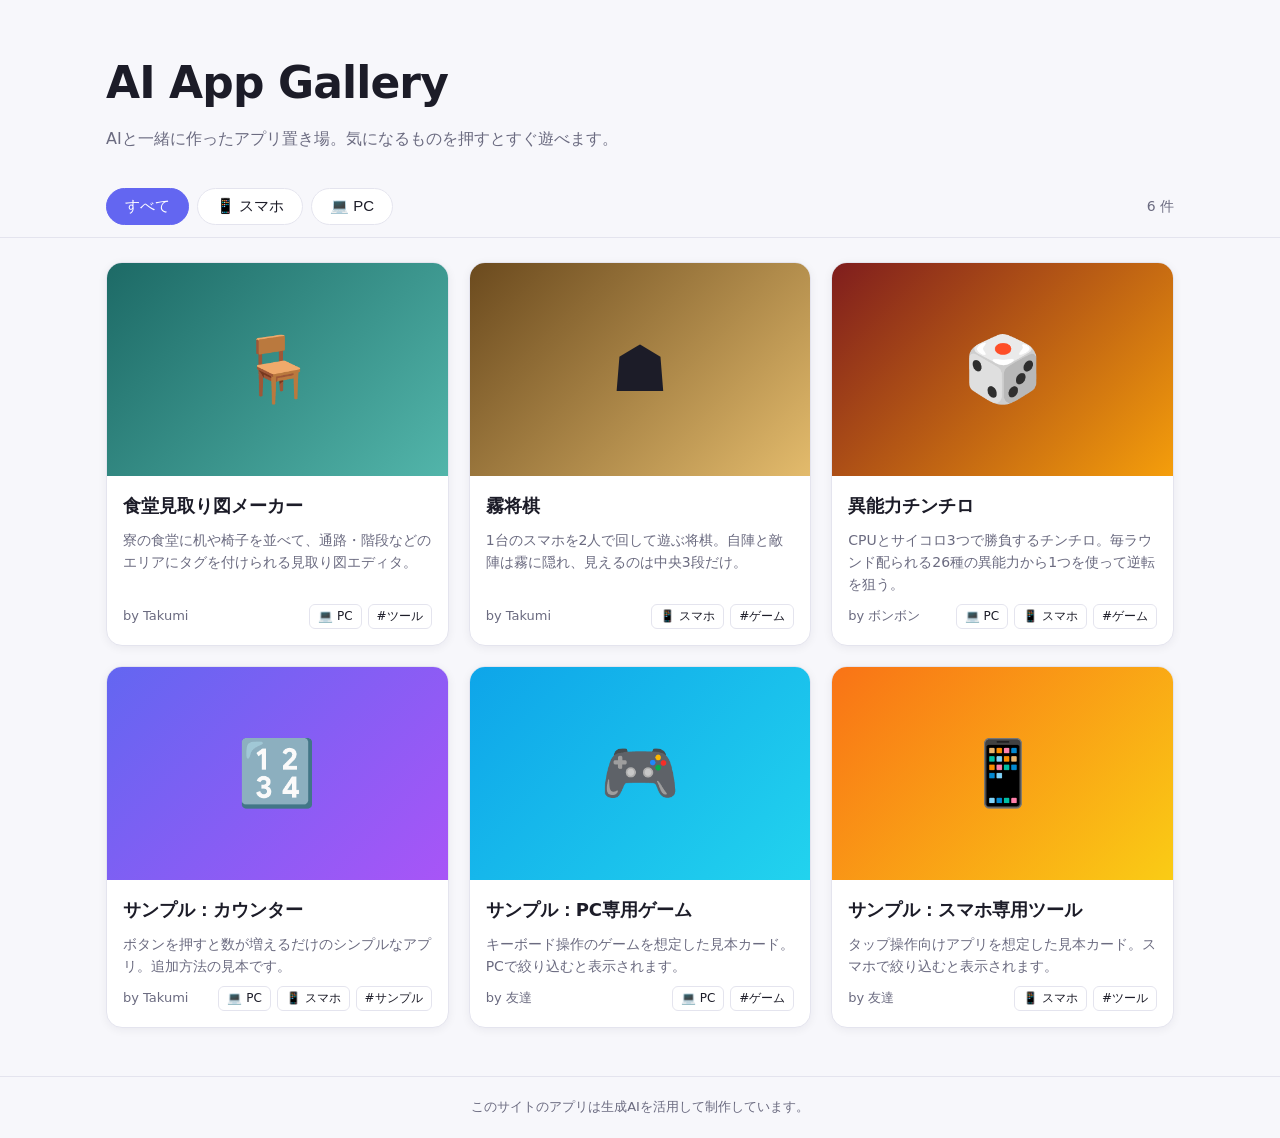
<file: index.html>
<!DOCTYPE html>
<html lang="ja">
<head>
  <meta charset="UTF-8">
  <meta name="viewport" content="width=device-width, initial-scale=1.0">
  <title>AI App Gallery</title>
  <meta name="description" content="AIと一緒に作ったアプリを公開しています">
  <link rel="stylesheet" href="style.css">
</head>
<body>
  <header class="site-header">
    <div class="container">
      <h1 class="site-title">AI App Gallery</h1>
      <p class="site-lead">AIと一緒に作ったアプリ置き場。気になるものを押すとすぐ遊べます。</p>
    </div>
  </header>

  <nav class="filter-bar">
    <div class="container filter-inner">
      <div class="filter-buttons" role="group" aria-label="対応端末で絞り込み">
        <button class="filter-btn is-active" data-filter="all">すべて</button>
        <button class="filter-btn" data-filter="mobile">📱 スマホ</button>
        <button class="filter-btn" data-filter="pc">💻 PC</button>
      </div>
      <span class="result-count" id="result-count"></span>
    </div>
  </nav>

  <main class="container">
    <div class="app-grid" id="app-grid"></div>
    <p class="empty" id="empty" hidden>該当するアプリはまだありません。</p>
  </main>

  <footer class="site-footer">
    <div class="container">このサイトのアプリは生成AIを活用して制作しています。</div>
  </footer>

  <script src="apps.js"></script>
  <script src="script.js"></script>
</body>
</html>
</file>
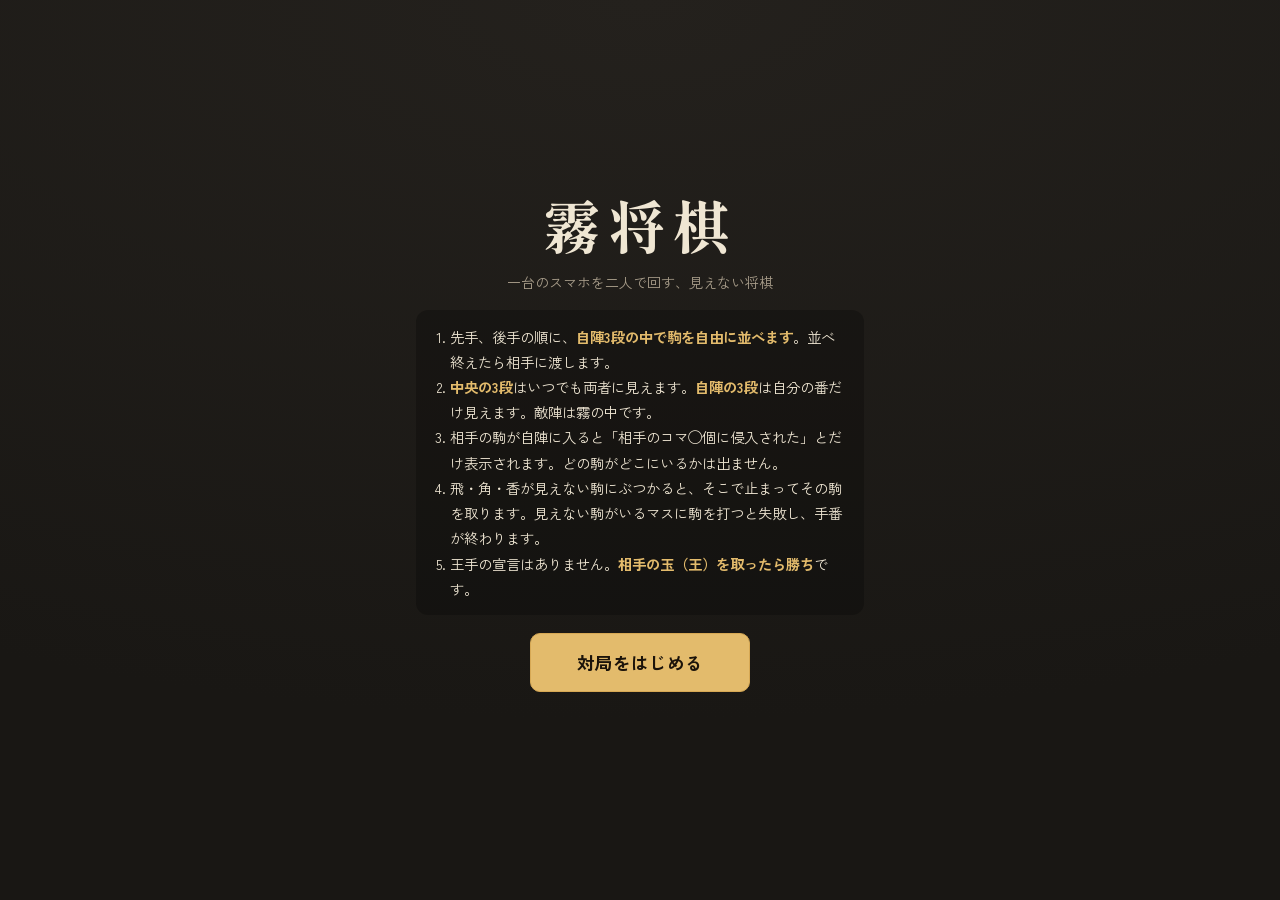
<file: apps/kiri-shogi/index.html>
<!DOCTYPE html>
<html lang="ja">
<head>
<meta charset="utf-8">
<meta name="viewport" content="width=device-width, initial-scale=1, viewport-fit=cover">
<style>:root{padding-top:env(safe-area-inset-top,0px);padding-bottom:env(safe-area-inset-bottom,0px)}body{margin:0;font-size:14px}</style>
<title>霧将棋</title>
<link rel="preconnect" href="https://fonts.googleapis.com">
<link rel="preconnect" href="https://fonts.gstatic.com" crossorigin>
<link rel="stylesheet" href="https://fonts.googleapis.com/css2?family=Shippori+Mincho+B1:wght@600;800&family=Zen+Kaku+Gothic+New:wght@400;700&display=swap">
<style>
/* Layout: one-column hot-seat table — opponent's hand, kaya board, own hand; fog hides what you cannot see. */
:root{
  --table:#191714;      /* lacquered table */
  --table-2:#24211d;
  --paper:#efe6d3;      /* text */
  --muted:#a89d8a;
  --kaya:#e3bb6c;       /* board wood */
  --kaya-2:#d6a854;
  --line:#4a3417;       /* ink grid */
  --koma:#f3dca4;       /* piece face */
  --koma-2:#d9b066;
  --sumi:#1b130a;       /* piece ink */
  --shu:#b8321f;        /* promoted ink */
  --fog:#2b3140;        /* fog of war */
  --fog-2:#353c4d;
  --ai:#4d74c9;         /* selection / targets */
  --warn-bg:#4a1f19;
  --warn-fg:#ffd2c7;
  --info-bg:#2b2a24;
  --f-display:"Shippori Mincho B1","Hiragino Mincho ProN","Yu Mincho",serif;
  --f-ui:"Zen Kaku Gothic New","Hiragino Sans","Noto Sans JP",system-ui,sans-serif;
  --bw:min(calc(100vw - 32px), 440px, max(270px, calc((100dvh - 290px) / 1.1)));
  --cw:calc(var(--bw) / 9);
  color-scheme:dark;
}
html,body{height:100%}
body{background:radial-gradient(120% 80% at 50% 0%, var(--table-2), var(--table)) fixed;background-color:var(--table);color:var(--paper);font-family:var(--f-ui);-webkit-tap-highlight-color:transparent}
#app{max-width:480px;margin:0 auto;padding-left:max(16px, env(safe-area-inset-left, 0px));padding-right:max(16px, env(safe-area-inset-right, 0px));padding-block:12px 24px;display:flex;flex-direction:column;align-items:center;gap:10px;min-height:100%;box-sizing:border-box}
#app > *{width:100%}
#app > .board{width:var(--bw)}
button{font:inherit;color:inherit}
:focus-visible{outline:2px solid var(--ai);outline-offset:2px}

/* ---------- headings & buttons ---------- */
.bar{display:flex;justify-content:space-between;align-items:baseline;gap:12px}
.bar .who{font-family:var(--f-display);font-size:1.35rem;font-weight:800;letter-spacing:.04em}
.bar .no{color:var(--muted);font-size:.85rem;font-variant-numeric:tabular-nums}
.btn{appearance:none;border:1px solid #5a5040;background:var(--table-2);border-radius:10px;padding:12px 16px;font-weight:700;cursor:pointer;min-height:46px}
.btn.primary{background:var(--kaya);color:var(--sumi);border-color:var(--kaya-2)}
.btn.danger{background:var(--shu);border-color:var(--shu);color:#fff}
.btn.ghost{background:transparent}
.row{display:flex;gap:8px;flex-wrap:wrap}
.row > .btn{flex:1 1 0}
.hint{color:var(--muted);font-size:.86rem;line-height:1.6;margin:0}

/* ---------- board ---------- */
.board{position:relative;display:grid;grid-template-columns:repeat(9,1fr);grid-template-rows:repeat(9, calc(var(--cw) * 1.1));
  background:
    repeating-linear-gradient(91deg, rgba(120,80,20,.06) 0 3px, transparent 3px 11px),
    linear-gradient(170deg, var(--kaya), var(--kaya-2));
  border:2px solid var(--line);box-shadow:0 10px 30px rgba(0,0,0,.5), 0 0 0 6px #6b4a1e;border-radius:2px;margin-block:6px}
.cell{appearance:none;border:0;padding:0;margin:0;background:transparent;box-shadow:inset 0 0 0 .5px var(--line);position:relative;display:grid;place-items:center;cursor:pointer;min-width:0}
.board.still .cell,.board.reveal .cell{cursor:default}
.cell.fog{background:repeating-linear-gradient(135deg, var(--fog) 0 5px, var(--fog-2) 5px 10px);box-shadow:inset 0 0 0 .5px #1d212b}
.cell.editable{background-color:rgba(255,255,255,.08)}
.cell.last{background-color:rgba(255,236,150,.55)}
.cell.sel{background-color:rgba(77,116,201,.45)}
.cell.tgt::after{content:"";position:absolute;width:28%;height:26%;border-radius:50%;background:var(--ai);opacity:.85;pointer-events:none}
.cell.tgt.cap::after{width:88%;height:88%;background:transparent;border:3px solid var(--ai);border-radius:6px;opacity:1;box-sizing:border-box}
.zline{position:absolute;left:0;right:0;height:2px;background:var(--line);pointer-events:none;transform:translateY(-1px)}
.star{position:absolute;width:7px;height:7px;border-radius:50%;background:var(--line);transform:translate(-50%,-50%);pointer-events:none}
.zlabel{position:absolute;right:-2px;transform:translate(100%,-50%);font-size:.6rem;color:var(--muted);writing-mode:vertical-rl;pointer-events:none}

/* ---------- pieces ---------- */
.pc{position:relative;width:84%;height:90%;display:grid;place-items:center;filter:drop-shadow(0 1.5px 1px rgba(0,0,0,.45));pointer-events:none}
.pc::before{content:"";position:absolute;inset:0;background:linear-gradient(175deg,var(--koma),var(--koma-2));clip-path:polygon(50% 0,83% 13%,97% 100%,3% 100%,17% 13%)}
.pc > span{position:relative;font-family:var(--f-display);font-weight:800;font-size:calc(var(--cw) * .54);line-height:1;color:var(--sumi);padding-top:14%}
.pc.enemy{transform:rotate(180deg)}
.pc.pro > span{color:var(--shu)}
.pc.king > span{font-size:calc(var(--cw) * .58)}

/* ---------- hands ---------- */
.hand{display:flex;align-items:center;gap:6px;flex-wrap:wrap;min-height:44px;padding:4px 8px;border-radius:10px;background:rgba(0,0,0,.22);box-sizing:border-box}
.hand .hl{font-size:.75rem;color:var(--muted);letter-spacing:.06em;margin-right:4px}
.hand .none{font-size:.8rem;color:#6f6656}
.hp{appearance:none;border:0;background:transparent;width:calc(var(--cw) * .95);height:calc(var(--cw) * 1.05);position:relative;display:grid;place-items:center;padding:0;cursor:pointer;border-radius:6px}
.hp[disabled]{cursor:default}
.hp .pc{width:86%;height:90%}
.hp em{position:absolute;right:-4px;bottom:-2px;font-style:normal;font-size:.72rem;font-weight:700;background:var(--sumi);color:var(--koma);border-radius:8px;padding:0 5px;font-variant-numeric:tabular-nums}
.hp.sel{background:rgba(77,116,201,.55)}
.opp .pc > span{font-size:calc(var(--cw) * .44)}

/* ---------- notices ---------- */
.notes{display:flex;flex-direction:column;gap:6px}
.note{border-radius:10px;padding:9px 12px;font-size:.9rem;line-height:1.5;background:var(--info-bg)}
.note.warn{background:var(--warn-bg);color:var(--warn-fg);font-weight:700}
.note.warn small{display:block;font-weight:400;opacity:.8;font-size:.78rem}

/* ---------- footer, sheet, screens ---------- */
.foot{display:flex;justify-content:space-between;align-items:center;gap:8px}
.foot .confirm{display:flex;gap:8px;align-items:center;flex-wrap:wrap}
.sheet{position:fixed;left:0;right:0;bottom:0;background:#2c2822;border-top:1px solid #4d4537;box-shadow:0 -12px 30px rgba(0,0,0,.5);
  padding:16px max(16px, env(safe-area-inset-right, 0px)) calc(16px + env(safe-area-inset-bottom, 0px)) max(16px, env(safe-area-inset-left, 0px));z-index:5}
.sheet .in{max-width:448px;margin:0 auto;display:flex;flex-direction:column;gap:12px}
.sheet h3{margin:0;font-family:var(--f-display);font-size:1.2rem}
.sheet ul{margin:0;padding-left:1.2em;line-height:1.7}
.screen{display:flex;flex-direction:column;align-items:center;justify-content:center;text-align:center;gap:18px;flex:1;padding-block:24px}
.screen .mark{font-size:5.5rem;line-height:1;color:var(--kaya)}
.screen h2{font-family:var(--f-display);font-size:1.6rem;margin:0;text-wrap:balance}
.screen .btn{min-width:220px;font-size:1.1rem;padding:16px 24px}
.title h1{font-family:var(--f-display);font-weight:800;font-size:3.6rem;margin:0;letter-spacing:.12em;line-height:1}
.title .sub{color:var(--muted);margin:0}
.rules{text-align:left;max-width:36em;background:rgba(0,0,0,.25);border-radius:12px;padding:14px 18px 14px 34px;margin:0;line-height:1.75;font-size:.9rem}
.rules b{color:var(--kaya)}
@media (prefers-reduced-motion:no-preference){.screen{animation:rise .35s ease-out}@keyframes rise{from{opacity:.4;transform:translateY(6px)}}}
</style>

</head>
<body>
<div id="app"></div>

<script>
const NAME={K:'王',R:'飛',B:'角',G:'金',S:'銀',N:'桂',L:'香',P:'歩'};
const PROM={R:'龍',B:'馬',S:'全',N:'圭',L:'杏',P:'と'};
const MARK=['☗','☖'], SIDE=['先手','後手'];
const ORDER=['R','B','G','S','N','L','P'];
const KN='一二三四五六七八九';
const ORTH=[[-1,0],[1,0],[0,-1],[0,1]], DIAG=[[-1,-1],[-1,1],[1,-1],[1,1]];
const GOLD=[[-1,-1],[-1,0],[-1,1],[0,-1],[0,1],[1,0]];
const MOVES={K:{step:[...ORTH,...DIAG]},G:{step:GOLD},S:{step:[[-1,-1],[-1,0],[-1,1],[1,-1],[1,1]]},
  N:{step:[[-2,-1],[-2,1]]},P:{step:[[-1,0]]},L:{slide:[[-1,0]]},R:{slide:ORTH},B:{slide:DIAG}};

let S;
const app=document.getElementById('app');

function fresh(){
  return {phase:'title',board:Array.from({length:9},()=>Array(9).fill(null)),hands:[{},{}],
    setupPlayer:0,turn:0,sel:null,targets:[],notices:[[],[]],lastMove:null,moveNo:0,
    moverMsg:[],winner:null,endReason:'',pending:null,confirmResign:false,coverNext:null};
}

/* ---------- helpers ---------- */
const inB=(r,c)=>r>=0&&r<9&&c>=0&&c<9;
const zoneOf=r=>r<=2?1:r>=6?0:'mid';            // rows 0-2: 後手陣, 6-8: 先手陣
const zoneRows=o=>o===0?[6,7,8]:[0,1,2];
const sq=(r,c)=>(9-c)+KN[r];
const rel=(r,o)=>o===0?r:8-r;                    // 0 = the far edge for player o
const kingName=o=>o===0?'王':'玉';
const baseName=(t,o)=>t==='K'?kingName(o):NAME[t];
const pieceName=p=>p.p?PROM[p.t]:baseName(p.t,p.o);
function moveset(p){
  if(!p.p) return MOVES[p.t];
  if(p.t==='R') return {step:DIAG,slide:ORTH};
  if(p.t==='B') return {step:ORTH,slide:DIAG};
  return {step:GOLD};
}
// What player v can see: own pieces anywhere, any piece in the middle three rows.
function known(r,c,v){const p=S.board[r][c];return p&&(p.o===v||zoneOf(r)==='mid')?p:null}
function countInvaders(v){let n=0;for(const r of zoneRows(v))for(let c=0;c<9;c++){const p=S.board[r][c];if(p&&p.o!==v)n++}return n}

function placeStandard(o){
  for(const r of zoneRows(o))for(let c=0;c<9;c++)S.board[r][c]=null;
  ['PPPPPPPPP','.B.....R.','LNSGKGSNL'].forEach((s,i)=>[...s].forEach((ch,c)=>{
    if(ch==='.')return;
    const r=6+i;
    if(o===0)S.board[r][c]={t:ch,o,p:false};else S.board[8-r][8-c]={t:ch,o,p:false};
  }));
}
function randomize(o){
  const pcs=[],cells=[];
  for(const r of zoneRows(o))for(let c=0;c<9;c++){cells.push([r,c]);if(S.board[r][c])pcs.push(S.board[r][c]);S.board[r][c]=null}
  for(let i=cells.length-1;i>0;i--){const j=Math.floor(Math.random()*(i+1));[cells[i],cells[j]]=[cells[j],cells[i]]}
  pcs.forEach((p,i)=>{const [r,c]=cells[i];S.board[r][c]=p});
}

/* ---------- rules ---------- */
// Moves are generated from the mover's knowledge: hidden squares look empty.
function genMoves(r,c){
  const p=S.board[r][c],v=p.o,f=v===0?1:-1,ms=moveset(p),out=[];
  for(const [dr,dc] of ms.step||[]){
    const nr=r+dr*f,nc=c+dc*f;
    if(!inB(nr,nc))continue;
    const k=known(nr,nc,v);
    if(k&&k.o===v)continue;
    out.push({r:nr,c:nc,path:[[nr,nc]]});
  }
  for(const [dr,dc] of ms.slide||[]){
    let nr=r+dr*f,nc=c+dc*f;const path=[];
    while(inB(nr,nc)){
      const k=known(nr,nc,v);
      if(k&&k.o===v)break;
      path.push([nr,nc]);out.push({r:nr,c:nc,path:path.slice()});
      if(k)break;
      nr+=dr*f;nc+=dc*f;
    }
  }
  return out;
}
function dropTargets(t,v){
  const out=[];
  for(let r=0;r<9;r++)for(let c=0;c<9;c++){
    if(known(r,c,v))continue;
    const d=rel(r,v);
    if((t==='P'||t==='L')&&d===0)continue;
    if(t==='N'&&d<=1)continue;
    if(t==='P'&&S.board.some(row=>{const q=row[c];return q&&q.o===v&&q.t==='P'&&!q.p}))continue; // 二歩
    out.push({r,c});
  }
  return out;
}
const inPromoZone=(r,v)=>rel(r,v)<=2;
function mustPromote(t,r,v){const d=rel(r,v);return ((t==='P'||t==='L')&&d===0)||(t==='N'&&d<=1)}

function doMove(fr,fc,m){
  const v=S.turn,p=S.board[fr][fc];
  S.notices[v]=[];
  let dest=m.path[m.path.length-1],blocked=false;
  // A slider that runs into a hidden enemy stops there and takes it.
  for(let i=0;i<m.path.length-1;i++){const [r,c]=m.path[i];if(S.board[r][c]){dest=[r,c];blocked=true;break}}
  const [tr,tc]=dest,cap=S.board[tr][tc],msgs=[];
  S.board[fr][fc]=null;S.board[tr][tc]=p;
  if(blocked)msgs.push(`見えない駒にぶつかり、${sq(tr,tc)}で止まりました。`);
  if(cap){
    const nm=baseName(cap.t,cap.o);
    S.hands[v][cap.t]=(S.hands[v][cap.t]||0)+1;
    msgs.push(`相手の${pieceName(cap)}を取りました。`);
    S.notices[1-v].push(`${sq(tr,tc)}の${pieceName(cap)}を取られました。`);
    if(cap.t==='K'){S.winner=v;S.endReason=`${MARK[v]}${SIDE[v]}が${sq(tr,tc)}で${nm}を取りました。`}
  }
  S.pending={fr,fc,tr,tc,msgs,wasPro:p.p,promoted:false};
  S.sel=null;S.targets=[];
  if(!p.p&&PROM[p.t]&&(inPromoZone(fr,v)||inPromoZone(tr,v))){
    if(mustPromote(p.t,tr,v)){p.p=true;S.pending.promoted=true;finishMove()}
    else{S.phase='promo';render()}
  }else finishMove();
}
function finishMove(){
  const v=S.turn,{tr,tc,msgs,wasPro,promoted}=S.pending,p=S.board[tr][tc];
  const nm=wasPro?PROM[p.t]:baseName(p.t,v);
  msgs.unshift(`${MARK[v]}${sq(tr,tc)}${nm}${promoted?'成':''}`);
  S.lastMove={by:v,to:[tr,tc]};S.moveNo++;S.pending=null;
  if(S.winner!==null){S.phase='over';render();return}
  S.moverMsg=msgs;S.phase='moved';render();
}
function doDrop(t,r,c){
  const v=S.turn;
  S.notices[v]=[];S.sel=null;S.targets=[];
  if(S.board[r][c]){
    S.moverMsg=[`${sq(r,c)}には見えない駒がありました。${NAME[t]}は打てず、この手番は終わりです。`];
    S.lastMove={by:v,to:null};
  }else{
    S.board[r][c]={t,o:v,p:false};S.hands[v][t]--;
    S.moverMsg=[`${MARK[v]}${sq(r,c)}${NAME[t]}打`];
    S.lastMove={by:v,to:[r,c]};
  }
  S.moveNo++;S.phase='moved';render();
}

/* ---------- views ---------- */
function pieceHTML(p,enemy){
  return `<span class="pc${enemy?' enemy':''}${p.p?' pro':''}${p.t==='K'?' king':''}"><span>${pieceName(p)}</span></span>`;
}
function boardHTML(v,mode){
  const T=new Set(S.targets.map(t=>t.r+','+t.c));
  let h='';
  for(let dr=0;dr<9;dr++)for(let dc=0;dc<9;dc++){
    const r=v===0?dr:8-dr,c=v===0?dc:8-dc,z=zoneOf(r),p=S.board[r][c];
    const fog=mode!=='reveal'&&z!=='mid'&&z!==v;
    const show=!!p&&(mode==='reveal'||p.o===v||z==='mid');
    const cls=['cell'];
    if(fog)cls.push('fog');
    if(mode==='setup'&&z===v)cls.push('editable');
    if(S.sel&&S.sel.kind==='board'&&S.sel.r===r&&S.sel.c===c)cls.push('sel');
    if(mode==='play'&&T.has(r+','+c)){cls.push('tgt');if(show)cls.push('cap')}
    const lm=S.lastMove&&S.lastMove.to;
    if(mode!=='setup'&&lm&&lm[0]===r&&lm[1]===c&&show)cls.push('last');
    h+=`<button class="${cls.join(' ')}" data-r="${r}" data-c="${c}" aria-label="${sq(r,c)}"${mode==='play'||mode==='setup'?'':' tabindex="-1"'}>${show?pieceHTML(p,p.o!==v):''}</button>`;
  }
  const ov=`<i class="zline" style="top:33.333%"></i><i class="zline" style="top:66.667%"></i>`+
    [[33.333,33.333],[66.667,33.333],[33.333,66.667],[66.667,66.667]].map(([x,y])=>`<i class="star" style="left:${x}%;top:${y}%"></i>`).join('');
  return `<div class="board ${mode}">${h}${ov}</div>`;
}
function handHTML(o,interactive){
  const items=ORDER.filter(t=>S.hands[o][t]>0);
  if(!items.length)return '<span class="none">なし</span>';
  return items.map(t=>{
    const n=S.hands[o][t],sel=interactive&&S.sel&&S.sel.kind==='hand'&&S.sel.t===t;
    return `<button class="hp${sel?' sel':''}" ${interactive?`data-hand="${t}" aria-label="持ち駒 ${NAME[t]}"`:'disabled'}><span class="pc"><span>${NAME[t]}</span></span>${n>1?`<em>${n}</em>`:''}</button>`;
  }).join('');
}

function viewTitle(){
  return `<div class="screen title">
    <h1>霧将棋</h1>
    <p class="sub">一台のスマホを二人で回す、見えない将棋</p>
    <ol class="rules">
      <li>先手、後手の順に、<b>自陣3段の中で駒を自由に並べます</b>。並べ終えたら相手に渡します。</li>
      <li><b>中央の3段</b>はいつでも両者に見えます。<b>自陣の3段</b>は自分の番だけ見えます。敵陣は霧の中です。</li>
      <li>相手の駒が自陣に入ると「相手のコマ◯個に侵入された」とだけ表示されます。どの駒がどこにいるかは出ません。</li>
      <li>飛・角・香が見えない駒にぶつかると、そこで止まってその駒を取ります。見えない駒がいるマスに駒を打つと失敗し、手番が終わります。</li>
      <li>王手の宣言はありません。<b>相手の玉（王）を取ったら勝ち</b>です。</li>
    </ol>
    <button class="btn primary" data-act="start">対局をはじめる</button>
  </div>`;
}
function viewSetup(){
  const v=S.setupPlayer;
  return `<header class="bar"><div class="who">${MARK[v]}${SIDE[v]}の駒組み</div><div class="no">相手は見ないでください</div></header>
    <p class="hint">明るい3段があなたの陣地です。駒をタップしてから移動先をタップすると動かせます（駒同士なら入れ替え）。</p>
    ${boardHTML(v,'setup')}
    <div class="row"><button class="btn" data-act="std">標準配置</button><button class="btn" data-act="rand">ランダム</button></div>
    <button class="btn primary" data-act="confirmSetup">この配置で決定</button>`;
}
function coverTarget(){return S.coverNext==='setup1'?1:S.coverNext==='begin'?0:1-S.turn}
function viewCover(){
  const n=coverTarget();
  const what=S.coverNext==='setup1'?'次は後手が駒を並べます。':S.coverNext==='begin'?'駒組み完了。先手から対局開始です。':`第${S.moveNo+1}手、${SIDE[n]}の番です。`;
  return `<div class="screen">
    <div class="mark">${MARK[n]}</div>
    <h2>${SIDE[n]}の人に渡しましたか？</h2>
    <p class="hint">${what}<br>画面を見せないように端末を渡してください。</p>
    <button class="btn primary" data-act="yes">はい</button>
  </div>`;
}
function viewTurn(){
  const v=S.turn,o=1-v,inv=countInvaders(v);
  const notes=[];
  const lm=S.lastMove;
  if(S.moveNo===0)notes.push(`<div class="note">対局開始。あなたは${MARK[v]}${SIDE[v]}です。</div>`);
  else if(lm&&lm.by===o)notes.push(`<div class="note">${lm.to&&zoneOf(lm.to[0])==='mid'?`相手は${sq(lm.to[0],lm.to[1])}に指しました。`:'相手は見えない場所で指しました。'}</div>`);
  for(const n of S.notices[v])notes.push(`<div class="note">${n}</div>`);
  if(inv>0)notes.push(`<div class="note warn">⚠ 相手のコマ${inv}個に侵入された<small>どの駒か、どこにいるかはわかりません</small></div>`);

  let sheet='';
  if(S.phase==='promo'){
    const p=S.board[S.pending.tr][S.pending.tc];
    sheet=`<div class="sheet"><div class="in"><h3>成りますか？</h3>
      <div class="row"><button class="btn primary" data-act="promoYes">成る（${PROM[p.t]}）</button><button class="btn" data-act="promoNo">成らない（${NAME[p.t]}）</button></div></div></div>`;
  }else if(S.phase==='moved'){
    sheet=`<div class="sheet"><div class="in"><h3>${S.moverMsg[0]}</h3>
      ${S.moverMsg.length>1?`<ul>${S.moverMsg.slice(1).map(m=>`<li>${m}</li>`).join('')}</ul>`:''}
      <button class="btn primary" data-act="endTurn">手番を終えて相手に渡す</button></div></div>`;
  }
  const foot=S.confirmResign
    ?`<div class="confirm"><span>本当に投了しますか？</span><button class="btn danger" data-act="resignYes">投了する</button><button class="btn ghost" data-act="resignNo">続ける</button></div>`
    :`<span class="hint">${S.sel?(S.targets.length?'青い印のマスに動かせます':'その駒は動かせません'):'動かす駒か持ち駒をタップ'}</span><button class="btn ghost" data-act="resign">投了</button>`;
  return `<header class="bar"><div class="who">${MARK[v]}${SIDE[v]}の番</div><div class="no">第${S.moveNo+1}手</div></header>
    <div class="hand opp"><span class="hl">${MARK[o]}${SIDE[o]}の持ち駒</span>${handHTML(o,false)}</div>
    ${notes.length?`<div class="notes">${notes.join('')}</div>`:''}
    ${boardHTML(v,S.phase==='turn'?'play':'still')}
    <div class="hand mine"><span class="hl">あなたの持ち駒</span>${handHTML(v,S.phase==='turn')}</div>
    ${S.phase==='turn'?`<footer class="foot">${foot}</footer>`:''}
    ${sheet}`;
}
function viewOver(){
  const w=S.winner;
  return `<header class="bar"><div class="who">${MARK[w]}${SIDE[w]}の勝ち</div><div class="no">${S.moveNo}手</div></header>
    <p class="hint">${S.endReason} 霧が晴れて、すべての駒が見えています（☗先手側から表示）。</p>
    ${boardHTML(0,'reveal')}
    <button class="btn primary" data-act="again">もう一局</button>`;
}
const VIEWS={title:viewTitle,setup:viewSetup,cover:viewCover,turn:viewTurn,promo:viewTurn,moved:viewTurn,over:viewOver};
function render(){app.innerHTML=VIEWS[S.phase]();if(S.phase==='cover'||S.phase==='title')window.scrollTo(0,0)}

/* ---------- input ---------- */
function act(a){
  switch(a){
    case 'start':S=fresh();placeStandard(0);S.phase='setup';break;
    case 'std':placeStandard(S.setupPlayer);S.sel=null;break;
    case 'rand':randomize(S.setupPlayer);S.sel=null;break;
    case 'confirmSetup':S.sel=null;S.coverNext=S.setupPlayer===0?'setup1':'begin';S.phase='cover';break;
    case 'yes':
      if(S.coverNext==='setup1'){S.setupPlayer=1;placeStandard(1);S.phase='setup'}
      else if(S.coverNext==='begin'){S.turn=0;S.phase='turn'}
      else{S.turn=1-S.turn;S.phase='turn'}
      S.confirmResign=false;break;
    case 'endTurn':S.coverNext='next';S.phase='cover';break;
    case 'promoYes':S.board[S.pending.tr][S.pending.tc].p=true;S.pending.promoted=true;finishMove();return;
    case 'promoNo':finishMove();return;
    case 'resign':S.confirmResign=true;break;
    case 'resignNo':S.confirmResign=false;break;
    case 'resignYes':S.winner=1-S.turn;S.endReason=`${MARK[S.turn]}${SIDE[S.turn]}が投了しました。`;S.phase='over';break;
    case 'again':S=fresh();break;
  }
  render();
}
function onCell(r,c){
  if(S.phase==='setup'){
    const v=S.setupPlayer;
    if(zoneOf(r)!==v)return;
    if(S.sel){
      const {r:sr,c:sc}=S.sel;
      [S.board[sr][sc],S.board[r][c]]=[S.board[r][c],S.board[sr][sc]];
      S.sel=null;
    }else if(S.board[r][c])S.sel={kind:'board',r,c};
    render();return;
  }
  if(S.phase!=='turn')return;
  const v=S.turn;
  const t=S.targets.find(t=>t.r===r&&t.c===c);
  if(t&&S.sel){
    if(S.sel.kind==='board')doMove(S.sel.r,S.sel.c,t);else doDrop(S.sel.t,r,c);
    return;
  }
  const p=S.board[r][c];
  if(p&&p.o===v&&!(S.sel&&S.sel.kind==='board'&&S.sel.r===r&&S.sel.c===c)){S.sel={kind:'board',r,c};S.targets=genMoves(r,c)}
  else{S.sel=null;S.targets=[]}
  render();
}
function onHand(t){
  if(S.phase!=='turn')return;
  if(S.sel&&S.sel.kind==='hand'&&S.sel.t===t){S.sel=null;S.targets=[]}
  else{S.sel={kind:'hand',t};S.targets=dropTargets(t,S.turn)}
  render();
}
app.addEventListener('click',e=>{
  const a=e.target.closest('[data-act]');if(a){act(a.dataset.act);return}
  const h=e.target.closest('[data-hand]');if(h){onHand(h.dataset.hand);return}
  const cell=e.target.closest('[data-r]');if(cell)onCell(+cell.dataset.r,+cell.dataset.c);
});

/* ---------- boot ---------- */
function start(data){S=data&&data.S?data.S:fresh();render()}
try{window.claude?.hot?.snapshot?.(()=>({S}))}catch(e){}
window.claude?.hot?.ready?window.claude.hot.ready(start):start(window.claude?.hot?.data??{});
</script>
</body>
</html>
</file>
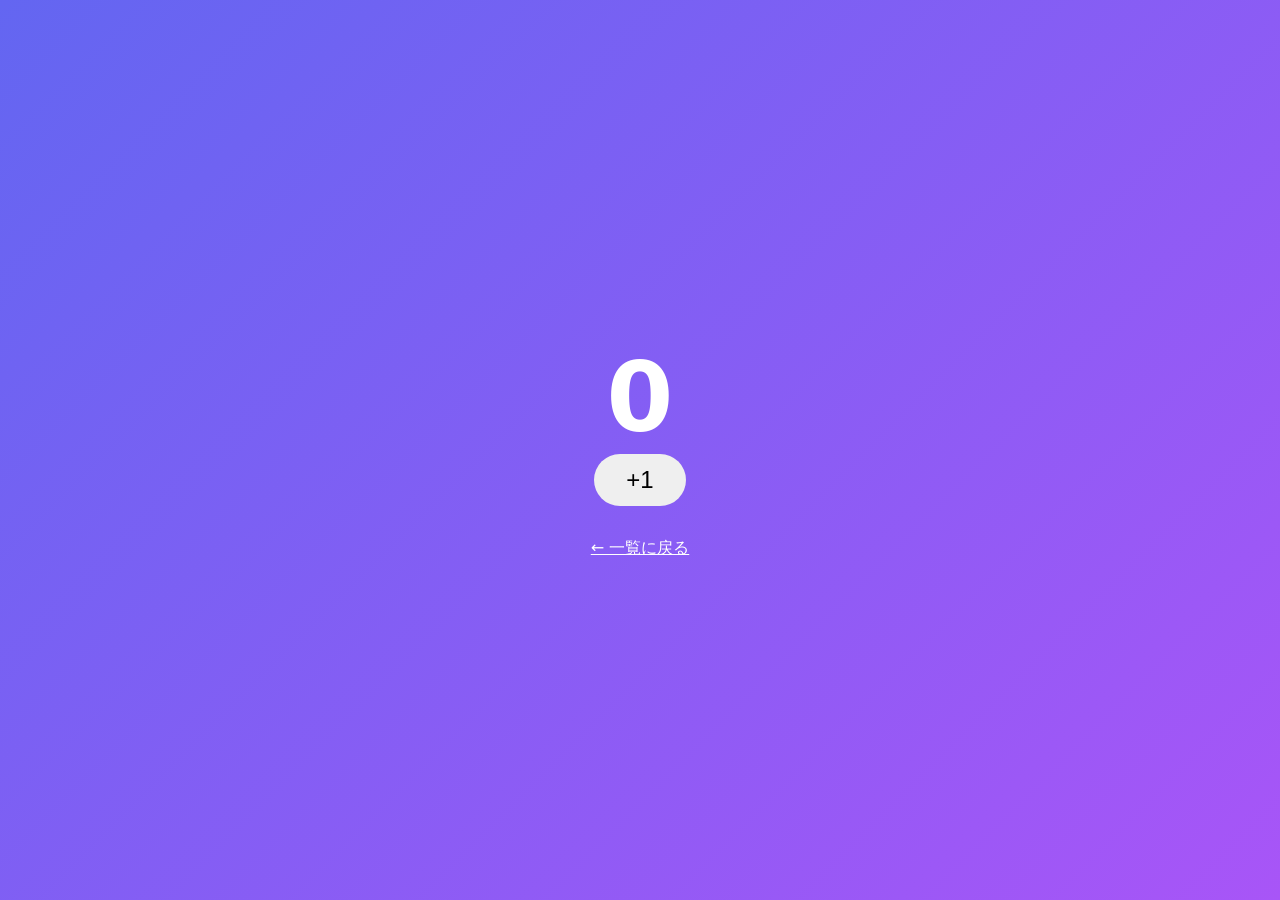
<file: apps/sample-counter/index.html>
<!DOCTYPE html>
<html lang="ja">
<head>
  <meta charset="UTF-8">
  <meta name="viewport" content="width=device-width, initial-scale=1.0">
  <title>カウンター</title>
  <style>
    body {
      margin: 0;
      min-height: 100vh;
      display: grid;
      place-items: center;
      font-family: system-ui, sans-serif;
      background: linear-gradient(135deg, #6366f1, #a855f7);
      color: #fff;
      text-align: center;
    }
    #count { font-size: 96px; font-weight: bold; }
    button {
      font-size: 24px;
      padding: 12px 32px;
      border: none;
      border-radius: 999px;
      cursor: pointer;
    }
    a { color: #fff; display: block; margin-top: 32px; }
  </style>
</head>
<body>
  <div>
    <div id="count">0</div>
    <button id="btn">+1</button>
    <a href="../../index.html">← 一覧に戻る</a>
  </div>
  <script>
    let n = 0;
    document.getElementById("btn").onclick = () => {
      document.getElementById("count").textContent = ++n;
    };
  </script>
</body>
</html>
</file>
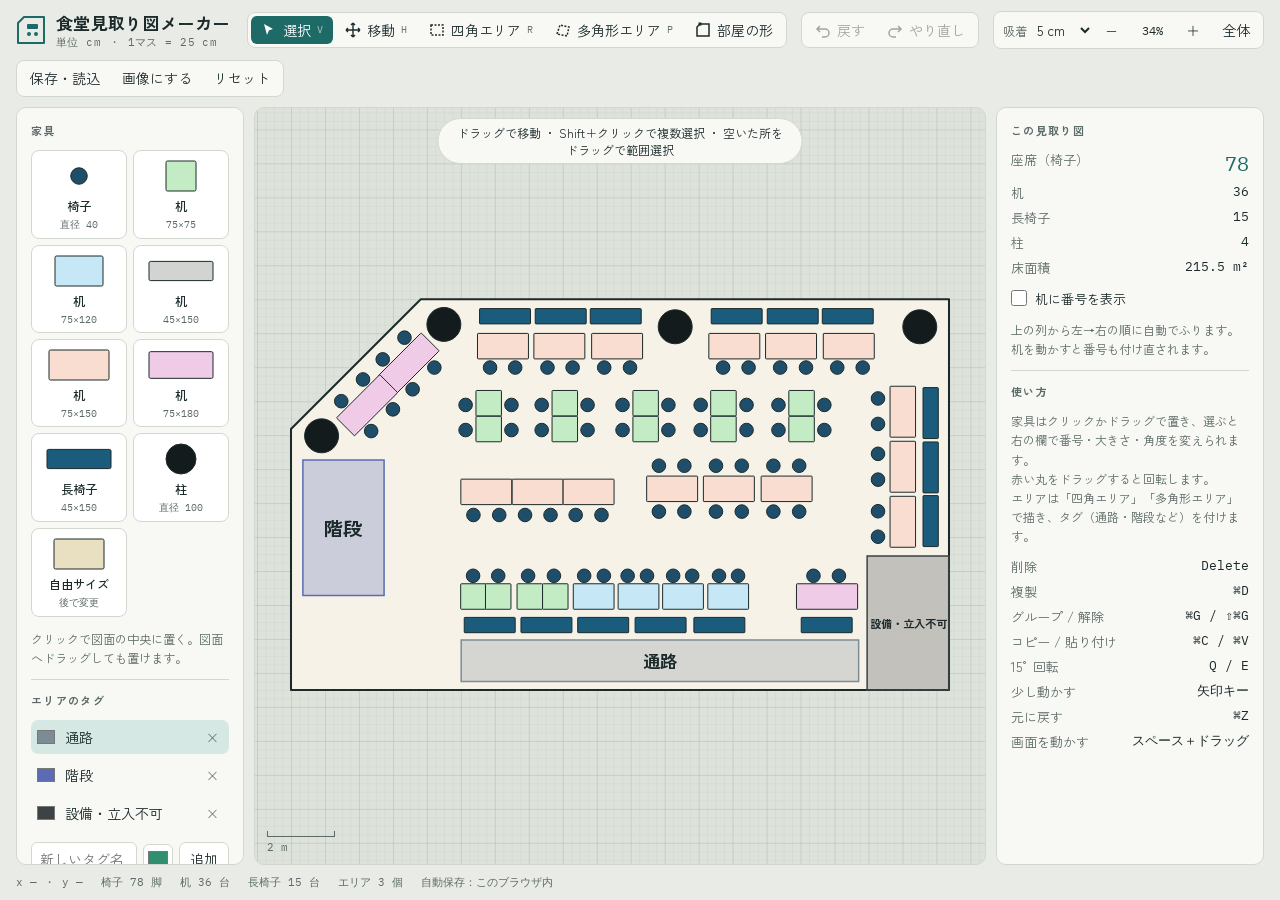
<file: apps/shokudo-mitorizu/index.html>
<!doctype html>
<html lang="ja">
<meta name="viewport" content="width=device-width, initial-scale=1, viewport-fit=cover">
<meta charset="utf-8">
<title>食堂見取り図メーカー</title>
<meta name="claude:viewport-fit-sides" content="cover">
<link rel="preconnect" href="https://fonts.googleapis.com">
<link rel="preconnect" href="https://fonts.gstatic.com" crossorigin>
<link rel="stylesheet" href="https://fonts.googleapis.com/css2?family=Zen+Kaku+Gothic+New:wght@400;500;700&family=IBM+Plex+Mono:wght@400;500&display=swap">
<style>
/* Layout: 製図台のような一画面アプリ。上に道具、左に家具とタグ、中央に図面、右に選んだものの設定 */
:root {
  --bg: #e9ece6;
  --panel: #f8f9f5;
  --line: #d3d8cf;
  --fg: #1c2a2b;
  --muted: #5d6b68;
  --accent: #1d6a66;
  --accent-ink: #ffffff;
  --accent-soft: #d6e8e4;
  --canvas: #dde2da;
  --gridline: rgba(28, 42, 43, .07);
  --gridmajor: rgba(28, 42, 43, .16);
  --floor: #f6f2e8;
  --wall: #1c2a2b;
  --paper: #ffffff;
  --ink: #1c2a2b;
  --ink-on-dark: #ffffff;
  --sel: #e0603a;
  --danger: #b63b2b;
  --t75: #c3ecc5;
  --t120: #c6e8f6;
  --t45: #d2d4d1;
  --t150: #f8ddd0;
  --t180: #efcbe8;
  --tcustom: #e8e0c0;
  --chair: #1f4e6b;
  --bench: #1b5c7c;
  --pillar: #141b1c;
  --font: "Zen Kaku Gothic New", "Hiragino Sans", "Hiragino Kaku Gothic ProN", "Yu Gothic", sans-serif;
  --mono: "IBM Plex Mono", ui-monospace, "SFMono-Regular", Menlo, monospace;
}
@media (prefers-color-scheme: dark) {
  :root:not([data-theme="light"]) {
    --bg: #121819; --panel: #192122; --line: #2c3839; --fg: #e3eae7; --muted: #93a29f;
    --accent: #52b5aa; --accent-ink: #0b1414; --accent-soft: #1f3a37;
    --canvas: #0e1314; --gridline: rgba(227, 234, 231, .05); --gridmajor: rgba(227, 234, 231, .11);
    --floor: #222a29; --wall: #c5d1ce; --paper: #1a2122; --ink: #eef3f1; --ink-on-dark: #ffffff;
    --sel: #ff8a5c; --danger: #ef7d6b;
    --t75: #48704d; --t120: #3d6577; --t45: #5a605f; --t150: #82604f; --t180: #744d70; --tcustom: #6f6a4a;
    --chair: #7db3d2; --bench: #3a7c9c; --pillar: #050808;
    color-scheme: dark;
  }
}
:root[data-theme="dark"] {
  --bg: #121819; --panel: #192122; --line: #2c3839; --fg: #e3eae7; --muted: #93a29f;
  --accent: #52b5aa; --accent-ink: #0b1414; --accent-soft: #1f3a37;
  --canvas: #0e1314; --gridline: rgba(227, 234, 231, .05); --gridmajor: rgba(227, 234, 231, .11);
  --floor: #222a29; --wall: #c5d1ce; --paper: #1a2122; --ink: #eef3f1; --ink-on-dark: #ffffff;
  --sel: #ff8a5c; --danger: #ef7d6b;
  --t75: #48704d; --t120: #3d6577; --t45: #5a605f; --t150: #82604f; --t180: #744d70; --tcustom: #6f6a4a;
  --chair: #7db3d2; --bench: #3a7c9c; --pillar: #050808;
  color-scheme: dark;
}
html, body { height: 100%; }
body { margin: 0; }
[hidden] { display: none !important; }
body { background: var(--bg); color: var(--fg); font-family: var(--font); font-size: 14px; }
* { box-sizing: border-box; }
button, input, select, textarea { font: inherit; color: inherit; }
h1, h2 { margin: 0; text-wrap: balance; }

.app {
  height: 100%;
  display: grid;
  grid-template-columns: 228px minmax(0, 1fr) 268px;
  grid-template-rows: auto minmax(0, 1fr) auto;
  grid-template-areas: "top top top" "left stage right" "status status status";
  gap: 10px;
  padding-block: 10px;
  padding-left: max(16px, env(safe-area-inset-left, 0px));
  padding-right: max(16px, env(safe-area-inset-right, 0px));
}
.top { grid-area: top; display: flex; flex-wrap: wrap; align-items: center; gap: 10px 14px; }
.brand { display: flex; align-items: center; gap: 10px; margin-right: auto; }
.brand h1 { font-size: 17px; font-weight: 700; letter-spacing: .02em; }
.brand small { display: block; color: var(--muted); font-size: 11px; font-family: var(--mono); letter-spacing: .04em; }
.group { display: flex; align-items: center; gap: 2px; background: var(--panel); border: 1px solid var(--line); border-radius: 8px; padding: 3px; }
.btn { border: 0; background: transparent; padding: 6px 10px; border-radius: 6px; cursor: pointer; display: inline-flex; align-items: center; gap: 6px; white-space: nowrap; line-height: 1.2; }
.btn:hover { background: var(--accent-soft); }
.btn:focus-visible, .pal:focus-visible, .tag-row button:focus-visible { outline: 2px solid var(--accent); outline-offset: 1px; }
.btn[aria-pressed="true"] { background: var(--accent); color: var(--accent-ink); }
.btn:disabled { opacity: .4; cursor: default; background: transparent; }
.btn kbd { font-family: var(--mono); font-size: 10px; opacity: .65; }
.btn svg { width: 16px; height: 16px; flex: none; }
.group select { border: 0; background: transparent; padding: 4px; cursor: pointer; }
.group label { font-size: 12px; color: var(--muted); padding-left: 6px; display: flex; align-items: center; gap: 2px; }
#zoom-v { font-family: var(--mono); font-size: 12px; min-width: 44px; text-align: center; font-variant-numeric: tabular-nums; }

.side { background: var(--panel); border: 1px solid var(--line); border-radius: 10px; padding: 14px; overflow-y: auto; min-height: 0; display: flex; flex-direction: column; gap: 12px; }
.left { grid-area: left; }
.right { grid-area: right; }
.side h2 { font-size: 11px; font-weight: 700; letter-spacing: .12em; color: var(--muted); }
.palette { display: grid; grid-template-columns: 1fr 1fr; gap: 6px; }
.pal { display: flex; flex-direction: column; align-items: center; gap: 4px; padding: 8px 4px 6px; border: 1px solid var(--line); border-radius: 8px; background: var(--paper); cursor: grab; text-align: center; }
.pal:hover { border-color: var(--accent); }
.pal svg { width: 100%; height: 34px; }
.pal b { font-size: 12px; font-weight: 500; }
.pal span { font-family: var(--mono); font-size: 10px; color: var(--muted); }
.note { font-size: 12px; color: var(--muted); line-height: 1.6; margin: 0; }

.tags { display: flex; flex-direction: column; gap: 4px; }
.tag-row { display: flex; align-items: center; gap: 6px; border-radius: 7px; padding: 2px 4px; }
.tag-row[aria-current="true"] { background: var(--accent-soft); }
.tag-row input[type=color] { width: 22px; height: 22px; border: 0; padding: 0; background: none; cursor: pointer; flex: none; }
.tag-row .name { flex: 1; min-width: 0; text-align: left; border: 0; background: none; padding: 5px 2px; cursor: pointer; overflow: hidden; text-overflow: ellipsis; white-space: nowrap; }
.tag-row .x { border: 0; background: none; color: var(--muted); cursor: pointer; padding: 4px 6px; border-radius: 5px; }
.tag-row .x:hover { color: var(--danger); background: var(--bg); }
.tag-form { display: flex; gap: 6px; align-items: center; }
.tag-form input[type=text] { flex: 1; min-width: 0; }
.tag-form input[type=color] { width: 30px; height: 30px; border: 1px solid var(--line); border-radius: 6px; padding: 2px; background: var(--paper); flex: none; }

input[type=text], input[type=number], select.field, textarea { background: var(--paper); border: 1px solid var(--line); border-radius: 6px; padding: 6px 8px; width: 100%; }
input:focus-visible, select:focus-visible, textarea:focus-visible { outline: 2px solid var(--accent); outline-offset: 0; border-color: var(--accent); }
input[type=number] { font-family: var(--mono); font-variant-numeric: tabular-nums; }
.field-grid { display: grid; grid-template-columns: 1fr 1fr; gap: 8px; }
.field { display: flex; flex-direction: column; gap: 4px; font-size: 12px; color: var(--muted); }
.field.wide { grid-column: 1 / -1; }
.actions { display: flex; flex-wrap: wrap; gap: 6px; }
.act { border: 1px solid var(--line); background: var(--paper); border-radius: 7px; padding: 6px 10px; cursor: pointer; }
.act:hover { border-color: var(--accent); }
.act.primary { background: var(--accent); color: var(--accent-ink); border-color: var(--accent); }
.act.danger { color: var(--danger); }
.act.danger:hover { border-color: var(--danger); }
.kind { display: flex; align-items: baseline; justify-content: space-between; gap: 8px; }
.kind strong { font-size: 16px; }
.kind span { font-family: var(--mono); font-size: 12px; color: var(--muted); }
.stats { display: grid; grid-template-columns: 1fr auto; gap: 6px 10px; margin: 0; font-size: 13px; }
.stats dt { color: var(--muted); }
.stats dd { margin: 0; font-family: var(--mono); font-variant-numeric: tabular-nums; text-align: right; }
.stats dd.big { font-size: 20px; color: var(--accent); }
.check { display: flex; align-items: center; gap: 8px; font-size: 13px; cursor: pointer; }
.check input { width: 16px; height: 16px; accent-color: var(--accent); margin: 0; }
hr { border: 0; border-top: 1px solid var(--line); margin: 0; width: 100%; }

.stage { grid-area: stage; position: relative; border: 1px solid var(--line); border-radius: 10px; overflow: hidden; background: var(--canvas); min-height: 0; }
#cv { display: block; width: 100%; height: 100%; touch-action: none; user-select: none; -webkit-user-select: none; }
#cv[data-tool="hand"], #cv.panning { cursor: grab; }
#cv[data-tool="rect"], #cv[data-tool="poly"] { cursor: crosshair; }
#cv .obj { cursor: move; }
#cv.room-edit .obj { pointer-events: none; opacity: .55; }
#cv [data-h] { cursor: pointer; }
#cv text { pointer-events: none; }
.scale { position: absolute; left: 12px; bottom: 10px; font-family: var(--mono); font-size: 11px; color: var(--muted); display: flex; flex-direction: column; gap: 3px; pointer-events: none; }
.scale i { display: block; height: 6px; border: 1.5px solid var(--muted); border-top: 0; }
.hint { position: absolute; left: 50%; top: 10px; transform: translateX(-50%); background: var(--panel); border: 1px solid var(--line); border-radius: 999px; padding: 5px 14px; font-size: 12px; color: var(--fg); pointer-events: none; max-width: calc(100% - 24px); text-align: center; }
.status { grid-area: status; display: flex; flex-wrap: wrap; gap: 4px 18px; font-family: var(--mono); font-size: 11px; color: var(--muted); font-variant-numeric: tabular-nums; }

.modal { position: fixed; inset: 0; background: rgba(10, 16, 17, .45); display: grid; place-items: center; padding: 16px; z-index: 20; }
.sheet { background: var(--panel); border: 1px solid var(--line); border-radius: 12px; width: min(640px, 100%); max-height: 90%; overflow: auto; padding: 18px; display: flex; flex-direction: column; gap: 12px; }
.sheet header { display: flex; justify-content: space-between; align-items: center; }
.sheet h2 { font-size: 16px; }
.sheet textarea { font-family: var(--mono); font-size: 11px; height: 220px; resize: vertical; }
.sheet img { width: 100%; border: 1px solid var(--line); border-radius: 8px; background: var(--paper); }
.msg { font-size: 12px; color: var(--accent); min-height: 1em; margin: 0; }

@media (max-width: 860px) {
  html, body { height: auto; }
  .app { height: auto; grid-template-columns: minmax(0, 1fr); grid-template-rows: auto; grid-template-areas: "top" "stage" "status" "left" "right"; }
  .stage { height: 62vh; min-height: 360px; }
  .palette { grid-template-columns: repeat(auto-fill, minmax(96px, 1fr)); }
  .btn kbd { display: none; }
}
@media (prefers-reduced-motion: no-preference) {
  .btn, .act, .pal { transition: background-color .12s, border-color .12s; }
}
</style>

<div class="app">
  <header class="top">
    <div class="brand">
      <svg width="30" height="30" viewBox="0 0 30 30" aria-hidden="true"><path d="M8 2h20v26H2V8z" fill="none" stroke="var(--accent)" stroke-width="2" stroke-linejoin="round"/><rect x="11" y="9" width="11" height="5" rx="1" fill="var(--accent)"/><circle cx="13" cy="19" r="2" fill="var(--accent)"/><circle cx="20" cy="19" r="2" fill="var(--accent)"/></svg>
      <div><h1>食堂見取り図メーカー</h1><small>単位 cm ・ 1マス = 25 cm</small></div>
    </div>
    <div class="group" role="toolbar" aria-label="道具">
      <button class="btn" data-tool="select" title="選択・移動 (V)"><svg viewBox="0 0 16 16"><path d="M3 2l9 5-4 1.2L6 13z" fill="currentColor"/></svg>選択<kbd>V</kbd></button>
      <button class="btn" data-tool="hand" title="画面を動かす (H / スペース)"><svg viewBox="0 0 16 16"><path d="M8 1v14M1 8h14M8 1l-2 2M8 1l2 2M8 15l-2-2M8 15l2-2M1 8l2-2M1 8l2 2M15 8l-2-2M15 8l-2 2" stroke="currentColor" stroke-width="1.4" fill="none"/></svg>移動<kbd>H</kbd></button>
      <button class="btn" data-tool="rect" title="四角いエリアを描く (R)"><svg viewBox="0 0 16 16"><rect x="2" y="3" width="12" height="10" fill="none" stroke="currentColor" stroke-width="1.5" stroke-dasharray="2 1.5"/></svg>四角エリア<kbd>R</kbd></button>
      <button class="btn" data-tool="poly" title="多角形のエリアを描く (P)"><svg viewBox="0 0 16 16"><path d="M2 12L5 3l9 2-2 9z" fill="none" stroke="currentColor" stroke-width="1.5" stroke-dasharray="2 1.5"/></svg>多角形エリア<kbd>P</kbd></button>
      <button class="btn" id="room-btn" aria-pressed="false" title="部屋の形を編集"><svg viewBox="0 0 16 16"><path d="M5 2h9v12H2V5z" fill="none" stroke="currentColor" stroke-width="1.5"/><rect x="3.5" y="0.5" width="3" height="3" fill="currentColor"/></svg>部屋の形</button>
    </div>
    <div class="group">
      <button class="btn" id="undo" title="元に戻す (⌘Z)"><svg viewBox="0 0 16 16"><path d="M5 4L2 7l3 3M2 7h8a4 4 0 010 8H7" fill="none" stroke="currentColor" stroke-width="1.5"/></svg>戻す</button>
      <button class="btn" id="redo" title="やり直し (⇧⌘Z)"><svg viewBox="0 0 16 16"><path d="M11 4l3 3-3 3M14 7H6a4 4 0 000 8h3" fill="none" stroke="currentColor" stroke-width="1.5"/></svg>やり直し</button>
    </div>
    <div class="group">
      <label for="grid">吸着</label>
      <select id="grid" title="移動や描画で揃える間隔">
        <option value="0">なし</option><option value="5" selected>5 cm</option><option value="10">10 cm</option><option value="25">25 cm</option><option value="50">50 cm</option>
      </select>
      <button class="btn" id="zoom-out" title="縮小" aria-label="縮小">−</button>
      <span id="zoom-v">100%</span>
      <button class="btn" id="zoom-in" title="拡大" aria-label="拡大">＋</button>
      <button class="btn" id="fit" title="全体を表示 (0)">全体</button>
    </div>
    <div class="group">
      <button class="btn" id="btn-file">保存・読込</button>
      <button class="btn" id="btn-png">画像にする</button>
      <button class="btn" id="btn-reset" title="最初の食堂の配置に戻す">リセット</button>
    </div>
  </header>

  <aside class="side left">
    <h2>家具</h2>
    <div class="palette" id="palette"></div>
    <p class="note">クリックで図面の中央に置く。図面へドラッグしても置けます。</p>
    <hr>
    <h2>エリアのタグ</h2>
    <div class="tags" id="tags"></div>
    <form class="tag-form" id="tag-form">
      <input type="text" id="tag-name" placeholder="新しいタグ名" maxlength="20">
      <input type="color" id="tag-color" value="#2f8f6f" title="色">
      <button class="act" type="submit">追加</button>
    </form>
    <p class="note">タグ名を押すと、そのタグで四角エリアを描けます。</p>
  </aside>

  <main class="stage" id="stage">
    <svg id="cv" data-tool="select" aria-label="見取り図"><g id="vp"></g></svg>
    <div class="scale" id="scale"><i></i><span>1 m</span></div>
    <div class="hint" id="hint"></div>
  </main>

  <aside class="side right" id="panel"></aside>
  <footer class="status" id="status"></footer>
</div>

<div class="modal" id="modal" hidden>
  <div class="sheet" id="sheet" role="dialog" aria-modal="true"></div>
</div>

<script>
const PRESETS = [
  { key: 'chair',  name: '椅子',        size: '直径 40',  shape: 'circle', w: 40,  h: 40,  fill: 'chair',  cat: 'chair' },
  { key: 't75',    name: '机',          size: '75×75',   shape: 'rect',   w: 75,  h: 75,  fill: 't75',    cat: 'table' },
  { key: 't120',   name: '机',          size: '75×120',  shape: 'rect',   w: 120, h: 75,  fill: 't120',   cat: 'table' },
  { key: 't45',    name: '机',          size: '45×150',  shape: 'rect',   w: 150, h: 45,  fill: 't45',    cat: 'table' },
  { key: 't150',   name: '机',          size: '75×150',  shape: 'rect',   w: 150, h: 75,  fill: 't150',   cat: 'table' },
  { key: 't180',   name: '机',          size: '75×180',  shape: 'rect',   w: 180, h: 75,  fill: 't180',   cat: 'table' },
  { key: 'bench',  name: '長椅子',      size: '45×150',  shape: 'rect',   w: 150, h: 45,  fill: 'bench',  cat: 'bench' },
  { key: 'pillar', name: '柱',          size: '直径 100', shape: 'circle', w: 100, h: 100, fill: 'pillar', cat: 'fixed' },
  { key: 'custom', name: '自由サイズ',  size: '後で変更', shape: 'rect',   w: 100, h: 60,  fill: 'tcustom', cat: 'table' },
];
const PRE = Object.fromEntries(PRESETS.map(p => [p.key, p]));
const DEFAULT_TAGS = [
  { name: '通路', color: '#7d8c94' },
  { name: '階段', color: '#5b6cb3' },
  { name: '設備・立入不可', color: '#3d4245' },
];
const STORE_KEY = 'shokudo-mitorizu-v3';
// Claude のページの中ではファイルのダウンロードができないので、そこでは「ファイルに保存」を出さない
const CAN_DOWNLOAD = !/claude/i.test(location.hostname) && window.self === window.top;
const FONT = "'Zen Kaku Gothic New','Hiragino Sans',sans-serif";

const $ = s => document.querySelector(s);
const svg = $('#cv'), vp = $('#vp'), panel = $('#panel');
const uid = () => 'o' + Math.random().toString(36).slice(2, 9);
const esc = s => String(s).replace(/[&<>"]/g, c => ({ '&': '&amp;', '<': '&lt;', '>': '&gt;', '"': '&quot;' }[c]));
const clamp = (v, a, b) => Math.max(a, Math.min(b, v));
const r1 = v => Math.round(v * 10) / 10;
const CV = n => `var(--${n})`;

let doc, view = { tx: 0, ty: 0, s: 0.5 }, sel = new Set();
let tool = 'select', roomEdit = false, activeTag = '通路', grid = 5;
let undoStack = [], redoStack = [], drag = null, poly = null, spaceDown = false, clip = null, cursor = null;

/* ---------- サンプル（寮の食堂の図をもとにした配置） ---------- */
function sampleDoc() {
  const k = 1.35, P = (x, y) => [Math.round((x - 22) * k), Math.round((y - 100) * k)];
  const objs = [];
  const it = (p, px, py, rot = 0) => { const [x, y] = P(px, py); objs.push({ id: uid(), kind: 'item', p, x, y, w: PRE[p].w, h: PRE[p].h, rot, label: '' }); };
  const ar = (tag, x1, y1, x2, y2) => { const a = P(x1, y1), b = P(x2, y2); objs.push({ id: uid(), kind: 'area', tag, label: '', pts: [a, [b[0], a[1]], b, [a[0], b[1]]] }); };
  ar('階段', 48, 450, 225, 746);
  ar('通路', 393, 843, 1260, 933);
  ar('設備・立入不可', 1278, 660, 1457, 952);
  [[355, 155], [860, 160], [1393, 160], [89, 398]].forEach(([x, y]) => it('pillar', x, y));
  [489, 610, 730, 994, 1116, 1236].forEach(x => it('bench', x, 137));
  [484, 607, 733, 989, 1112, 1238].forEach(x => it('t150', x, 202));
  [456, 511, 581, 636, 705, 761, 964, 1020, 1089, 1145, 1213, 1269].forEach(x => it('chair', x, 249));
  [453, 619, 795, 965, 1135].forEach(cx => {
    it('t75', cx, 327); it('t75', cx, 383);
    [330, 385].forEach(y => { it('chair', cx - 50, y); it('chair', cx + 50, y); });
  });
  [448, 560, 671].forEach(x => { it('t150', x, 520); it('chair', x - 28, 570); it('chair', x + 28, 570); });
  [853, 977, 1103].forEach(x => it('t150', x, 513));
  [824, 880, 949, 1005, 1074, 1130].forEach(x => { it('chair', x, 463); it('chair', x, 563); });
  [345, 465, 585].forEach(y => it('t150', 1356, y, 90));
  [348, 467, 584].forEach(y => it('bench', 1417, y, 90));
  [316, 372, 437, 493, 562, 618].forEach(y => it('chair', 1302, y));
  [420, 474, 543, 598].forEach(x => it('t75', x, 748));
  [682, 780, 877, 975].forEach(x => it('t120', x, 748));
  [419, 474, 539, 595, 661, 704, 756, 798, 855, 897, 955, 997].forEach(x => it('chair', x, 703));
  [455, 579, 703, 828, 956].forEach(x => it('bench', x, 810));
  it('t180', 1191, 748); it('chair', 1161, 703); it('chair', 1217, 703); it('bench', 1190, 810);
  // 斜めの壁ぞいの机 2 つと、その両側の椅子
  [[278, 240], [188, 331]].forEach(([px, py]) => {
    it('t180', px, py, 315);
    const [cx, cy] = P(px, py), a = -Math.PI / 4;
    const ux = Math.cos(a), uy = Math.sin(a), nx = -uy, ny = ux;
    [-45, 45].forEach(al => [-62, 62].forEach(pe => objs.push({ id: uid(), kind: 'item', p: 'chair', x: Math.round(cx + ux * al + nx * pe), y: Math.round(cy + uy * al + ny * pe), w: 40, h: 40, rot: 0, label: '' })));
  });
  return { room: [[382, 0], [1937, 0], [1937, 1150], [0, 1150], [0, 382]], objs, tags: DEFAULT_TAGS.map(t => ({ ...t })), showNums: false };
}

function numberTables(list, start) {
  list.slice().sort((a, b) => (Math.round(a.y / 80) - Math.round(b.y / 80)) || (a.x - b.x))
    .forEach((o, i) => { o.label = String(start + i); });
}

/* ---------- 幾何 ---------- */
const snapV = v => grid ? Math.round(v / grid) * grid : Math.round(v);
const snapPt = p => [snapV(p[0]), snapV(p[1])];
function centroid(pts) { let x = 0, y = 0; pts.forEach(p => { x += p[0]; y += p[1]; }); return [x / pts.length, y / pts.length]; }
function bbox(pts) {
  let x0 = Infinity, y0 = Infinity, x1 = -Infinity, y1 = -Infinity;
  pts.forEach(([x, y]) => { x0 = Math.min(x0, x); y0 = Math.min(y0, y); x1 = Math.max(x1, x); y1 = Math.max(y1, y); });
  return { x: x0, y: y0, w: x1 - x0, h: y1 - y0 };
}
function polyArea(pts) { let s = 0; pts.forEach((p, i) => { const q = pts[(i + 1) % pts.length]; s += p[0] * q[1] - q[0] * p[1]; }); return Math.abs(s) / 2; }
function itemCorners(o) {
  const a = o.rot * Math.PI / 180, c = Math.cos(a), s = Math.sin(a), hw = o.w / 2, hh = o.h / 2;
  return [[-hw, -hh], [hw, -hh], [hw, hh], [-hw, hh]].map(([x, y]) => [o.x + x * c - y * s, o.y + x * s + y * c]);
}
const center = o => o.kind === 'item' ? [o.x, o.y] : centroid(o.pts);
function rotPt([x, y], [cx, cy], deg) {
  const a = deg * Math.PI / 180, c = Math.cos(a), s = Math.sin(a);
  return [cx + (x - cx) * c - (y - cy) * s, cy + (x - cx) * s + (y - cy) * c];
}
const norm = d => ((Math.round(d) % 360) + 360) % 360;
function toWorld(e) { const r = svg.getBoundingClientRect(); return [(e.clientX - r.left - view.tx) / view.s, (e.clientY - r.top - view.ty) / view.s]; }
const byId = id => doc.objs.find(o => o.id === id);
// グループに入っているものは、仲間もまとめて選ぶ
function withGroups(ids) {
  const gs = new Set([...ids].map(byId).filter(o => o && o.group).map(o => o.group));
  const out = new Set(ids);
  if (gs.size) doc.objs.forEach(o => { if (gs.has(o.group)) out.add(o.id); });
  return out;
}
function selGroup() {
  const list = [...sel].map(byId).filter(Boolean);
  if (list.length < 2 || !list[0].group || !list.every(o => o.group === list[0].group)) return null;
  return doc.objs.filter(o => o.group === list[0].group).length === list.length ? list[0].group : null;
}
const tagOf = name => doc.tags.find(t => t.name === name);

/* ---------- 履歴と保存 ---------- */
const snapshot = () => JSON.stringify(doc);
function commit(before) {
  if (before === snapshot()) return;
  undoStack.push(before); if (undoStack.length > 200) undoStack.shift();
  redoStack = []; save(); updateButtons();
}
function mutate(fn) { const b = snapshot(); fn(); commit(b); render(); renderPanel(); }
function undo() { if (!undoStack.length) return; redoStack.push(snapshot()); doc = JSON.parse(undoStack.pop()); afterLoad(); }
function redo() { if (!redoStack.length) return; undoStack.push(snapshot()); doc = JSON.parse(redoStack.pop()); afterLoad(); }
function afterLoad() { sel = new Set([...sel].filter(byId)); save(); render(); renderPanel(); renderTags(); updateButtons(); }
let saveTimer;
function save() { clearTimeout(saveTimer); saveTimer = setTimeout(() => { try { localStorage.setItem(STORE_KEY, snapshot()); } catch (e) {} }, 300); }
function load() {
  try { const s = localStorage.getItem(STORE_KEY); if (s) { const d = JSON.parse(s); if (valid(d)) return sanitize(d); } } catch (e) {}
  return sampleDoc();
}
function valid(d) { return d && Array.isArray(d.room) && d.room.length >= 3 && Array.isArray(d.objs); }
// 読み込んだデータの欠けた所を補い、壊れた家具・エリアは捨てる
function sanitize(d) {
  const num = v => typeof v === 'number' && isFinite(v);
  d.tags = Array.isArray(d.tags) ? d.tags.filter(t => t && t.name) : DEFAULT_TAGS.map(t => ({ ...t }));
  d.objs = d.objs.filter(o => o && (o.kind === 'item'
    ? PRE[o.p] && num(o.x) && num(o.y) && num(o.w) && num(o.h)
    : o.kind === 'area' && Array.isArray(o.pts) && o.pts.length >= 3 && o.pts.every(p => Array.isArray(p) && num(p[0]) && num(p[1])) && o.tag));
  d.objs.forEach(o => {
    if (!o.id) o.id = uid();
    if (o.kind === 'item') { o.rot = num(o.rot) ? o.rot : 0; o.label = o.label || ''; }
    else { o.label = o.label || ''; if (!d.tags.some(t => t.name === o.tag)) d.tags.push({ name: o.tag, color: '#7d8c94' }); }
  });
  d.showNums = !!d.showNums;
  return d;
}
// 途中で切れた JSON から、最後まで書かれていた所までを取り出す
function salvageJSON(txt) {
  const st = [], cands = []; let inStr = false, escp = false;
  for (let i = 0; i < txt.length; i++) {
    const c = txt[i];
    if (inStr) { if (escp) escp = false; else if (c === '\\') escp = true; else if (c === '"') inStr = false; continue; }
    if (c === '"') inStr = true;
    else if (c === '{' || c === '[') st.push(c);
    else if (c === '}' || c === ']') { st.pop(); if (st.length) cands.push([i + 1, st.slice()]); }
  }
  for (let k = cands.length - 1; k >= 0 && k >= cands.length - 300; k--) {
    const [pos, s] = cands[k];
    try { const d = JSON.parse(txt.slice(0, pos) + s.reverse().map(c => c === '{' ? '}' : ']').join('')); if (valid(d)) return d; } catch (e) {}
  }
  return null;
}
// 共有用の短いコード（圧縮して英数字にしたもの）
const CODE_HEAD = 'MTZ1:';
async function packDoc() {
  const json = JSON.stringify(doc);
  if (!window.CompressionStream) return json;
  try {
    const s = new Blob([json]).stream().pipeThrough(new CompressionStream('deflate-raw'));
    const u = new Uint8Array(await new Response(s).arrayBuffer());
    let bin = ''; for (let i = 0; i < u.length; i += 8192) bin += String.fromCharCode(...u.subarray(i, i + 8192));
    return CODE_HEAD + btoa(bin);
  } catch (e) { return json; }
}
// 戻り値: { doc, partial } または null
async function unpackText(txt) {
  txt = txt.trim();
  const at = txt.indexOf(CODE_HEAD);
  if (at >= 0) {
    try {
      const bin = atob(txt.slice(at + CODE_HEAD.length).replace(/[^A-Za-z0-9+/=]/g, ''));
      const s = new Blob([Uint8Array.from(bin, c => c.charCodeAt(0))]).stream().pipeThrough(new DecompressionStream('deflate-raw'));
      const d = JSON.parse(await new Response(s).text());
      return valid(d) ? { doc: sanitize(d), partial: false } : null;
    } catch (e) { return null; }
  }
  const start = txt.indexOf('{'); if (start < 0) return null;
  txt = txt.slice(start);
  try { const d = JSON.parse(txt); if (valid(d)) return { doc: sanitize(d), partial: false }; } catch (e) {}
  const d = salvageJSON(txt);
  return d ? { doc: sanitize(d), partial: true } : null;
}
function updateButtons() { $('#undo').disabled = !undoStack.length; $('#redo').disabled = !redoStack.length; }

/* ---------- 描画 ---------- */
function roomSVG(C) {
  return `<polygon points="${doc.room.map(p => p.join(',')).join(' ')}" fill="${C('floor')}" stroke="${C('wall')}" stroke-width="6" stroke-linejoin="round"/>`;
}
function areaSVG(a, C, live) {
  const t = tagOf(a.tag), col = t ? t.color : '#888888';
  const [cx, cy] = centroid(a.pts), bb = bbox(a.pts);
  const text = a.label ? `${a.tag}　${a.label}` : a.tag;
  const fs = clamp(Math.min(bb.h * 0.42, bb.w / Math.max(text.length, 1) * 0.95), 10, 56);
  return `<g class="obj" data-id="${a.id}"><polygon points="${a.pts.map(p => p.join(',')).join(' ')}" fill="${col}" fill-opacity=".28" stroke="${col}" stroke-width="1.5" vector-effect="non-scaling-stroke"/>` +
    `<text x="${cx}" y="${cy}" font-size="${fs}" font-family="${FONT}" font-weight="700" fill="${C('ink')}" text-anchor="middle" dominant-baseline="central">${esc(text)}</text>` +
    (live && sel.has(a.id) ? `<polygon points="${a.pts.map(p => p.join(',')).join(' ')}" fill="none" stroke="${C('sel')}" stroke-width="2.5" vector-effect="non-scaling-stroke"/>` : '') + `</g>`;
}
function itemSVG(o, C, live) {
  const p = PRE[o.p] || PRE.custom, hw = o.w / 2, hh = o.h / 2;
  const shape = p.shape === 'circle'
    ? `<ellipse rx="${hw}" ry="${hh}" fill="${C(p.fill)}" stroke="${C('wall')}" stroke-width="1" vector-effect="non-scaling-stroke"/>`
    : `<rect x="${-hw}" y="${-hh}" width="${o.w}" height="${o.h}" rx="2" fill="${C(p.fill)}" stroke="${C('wall')}" stroke-width="1" vector-effect="non-scaling-stroke"/>`;
  let label = '';
  const txt = o.label || autoNum.get(o.id) || '';
  if (txt) {
    const fs = clamp(Math.min(o.h * 0.55, o.w / Math.max(String(txt).length, 1) * 1.1), 8, 44);
    const flip = o.rot > 90 && o.rot <= 270 ? ' rotate(180)' : '';
    const ink = p.cat === 'table' ? C('ink') : C('ink-on-dark');
    label = `<text transform="${flip}" font-size="${fs}" font-family="${FONT}" font-weight="700" fill="${ink}" text-anchor="middle" dominant-baseline="central">${esc(txt)}</text>`;
  }
  let over = '';
  if (live && sel.has(o.id)) {
    const pad = 4 / view.s;
    over = `<rect x="${-hw - pad}" y="${-hh - pad}" width="${o.w + pad * 2}" height="${o.h + pad * 2}" rx="${p.shape === 'circle' ? hw + pad : 3 / view.s}" fill="none" stroke="${C('sel')}" stroke-width="2" vector-effect="non-scaling-stroke"/>`;
    if (sel.size === 1 && p.cat !== 'chair') {
      const hy = -hh - 26 / view.s;
      over += `<line x1="0" y1="${-hh - pad}" x2="0" y2="${hy}" stroke="${C('sel')}" stroke-width="1.5" vector-effect="non-scaling-stroke"/>` +
        `<circle data-h="rot" cx="0" cy="${hy}" r="${7 / view.s}" fill="${C('paper')}" stroke="${C('sel')}" stroke-width="2" vector-effect="non-scaling-stroke"><title>ドラッグで回転（Altで自由角度）</title></circle>`;
    }
  }
  return `<g class="obj" data-id="${o.id}" transform="translate(${o.x} ${o.y}) rotate(${o.rot})">${shape}${label}${over}</g>`;
}
// 「机に番号を表示」がオンのとき、位置から番号を毎回計算する（手で付けたラベルが優先）
let autoNum = new Map();
function computeAutoNum() {
  autoNum = new Map();
  if (!doc.showNums) return;
  doc.objs.filter(o => o.kind === 'item' && (PRE[o.p] || PRE.custom).cat === 'table')
    .sort((a, b) => (Math.round(a.y / 80) - Math.round(b.y / 80)) || (a.x - b.x))
    .forEach((o, i) => autoNum.set(o.id, String(i + 1)));
}
function contentSVG(C, live) {
  computeAutoNum();
  let h = roomSVG(C);
  doc.objs.filter(o => o.kind === 'area').forEach(a => { h += areaSVG(a, C, live); });
  doc.objs.filter(o => o.kind === 'item').forEach(o => { h += itemSVG(o, C, live); });
  return h;
}

function render() {
  const s = view.s, r = svg.getBoundingClientRect();
  vp.setAttribute('transform', `translate(${view.tx} ${view.ty}) scale(${s})`);
  svg.classList.toggle('room-edit', roomEdit);
  svg.dataset.tool = tool;
  const x0 = -view.tx / s, y0 = -view.ty / s, w = r.width / s, h = r.height / s;
  let out = `<defs>
    <pattern id="g25" width="25" height="25" patternUnits="userSpaceOnUse"><path d="M25 0H0V25" fill="none" stroke="var(--gridline)" stroke-width="${1 / s}"/></pattern>
    <pattern id="g100" width="100" height="100" patternUnits="userSpaceOnUse"><path d="M100 0H0V100" fill="none" stroke="var(--gridmajor)" stroke-width="${1 / s}"/></pattern></defs>`;
  if (25 * s >= 6) out += `<rect x="${x0}" y="${y0}" width="${w}" height="${h}" fill="url(#g25)"/>`;
  out += `<rect x="${x0}" y="${y0}" width="${w}" height="${h}" fill="url(#g100)"/>`;
  out += contentSVG(CV, true);
  const hs = 6 / s;
  // グループの外枠（選んでいるグループごとに点線）
  if (!roomEdit) {
    const gs = new Set([...sel].map(byId).filter(o => o && o.group).map(o => o.group));
    gs.forEach(g => {
      const pts = []; doc.objs.forEach(o => { if (o.group === g) pts.push(...(o.kind === 'item' ? itemCorners(o) : o.pts)); });
      const bb = bbox(pts), p = 10 / s;
      out += `<rect x="${bb.x - p}" y="${bb.y - p}" width="${bb.w + p * 2}" height="${bb.h + p * 2}" rx="${4 / s}" fill="none" stroke="var(--sel)" stroke-width="1.5" stroke-dasharray="6 4" vector-effect="non-scaling-stroke"/>`;
    });
  }
  // 選んだエリアの頂点
  if (!roomEdit && sel.size === 1) {
    const a = byId([...sel][0]);
    if (a && a.kind === 'area') a.pts.forEach((p, i) => { out += `<rect data-h="v:${i}" x="${p[0] - hs}" y="${p[1] - hs}" width="${hs * 2}" height="${hs * 2}" fill="var(--paper)" stroke="var(--sel)" stroke-width="2" vector-effect="non-scaling-stroke"><title>ドラッグで移動・ダブルクリックで削除</title></rect>`; });
  }
  // 部屋の形の編集
  if (roomEdit) {
    const R = doc.room;
    R.forEach((p, i) => {
      const q = R[(i + 1) % R.length], mx = (p[0] + q[0]) / 2, my = (p[1] + q[1]) / 2;
      const len = Math.hypot(q[0] - p[0], q[1] - p[1]);
      const nx = -(q[1] - p[1]) / len, ny = (q[0] - p[0]) / len;
      out += `<text x="${mx - nx * 22 / s}" y="${my - ny * 22 / s}" font-size="${12 / s}" font-family="IBM Plex Mono,monospace" fill="var(--accent)" text-anchor="middle" dominant-baseline="central">${(len / 100).toFixed(2)} m</text>`;
      out += `<g data-h="rm:${i}"><circle cx="${mx}" cy="${my}" r="${7 / s}" fill="var(--accent)"/><path d="M${mx - 3.5 / s} ${my}h${7 / s}M${mx} ${my - 3.5 / s}v${7 / s}" stroke="var(--accent-ink)" stroke-width="1.6" vector-effect="non-scaling-stroke"/><title>頂点を追加</title></g>`;
    });
    R.forEach((p, i) => { out += `<rect data-h="rv:${i}" x="${p[0] - hs * 1.2}" y="${p[1] - hs * 1.2}" width="${hs * 2.4}" height="${hs * 2.4}" fill="var(--paper)" stroke="var(--accent)" stroke-width="2.5" vector-effect="non-scaling-stroke"><title>ドラッグで移動・ダブルクリックで削除</title></rect>`; });
  }
  // 描画中のプレビュー
  if (drag && drag.type === 'rect') {
    const [a, b] = [drag.a, drag.b], x = Math.min(a[0], b[0]), y = Math.min(a[1], b[1]), ww = Math.abs(a[0] - b[0]), hh = Math.abs(a[1] - b[1]);
    const col = (tagOf(activeTag) || {}).color || '#888';
    out += `<rect x="${x}" y="${y}" width="${ww}" height="${hh}" fill="${col}" fill-opacity=".25" stroke="${col}" stroke-width="2" stroke-dasharray="6 4" vector-effect="non-scaling-stroke"/>`;
    out += `<text x="${x + ww / 2}" y="${y + hh + 16 / s}" font-size="${12 / s}" font-family="IBM Plex Mono,monospace" fill="var(--fg)" text-anchor="middle">${ww} × ${hh} cm</text>`;
  }
  if (poly) {
    const pts = cursor ? [...poly.pts, poly.cur] : poly.pts;
    const col = (tagOf(activeTag) || {}).color || '#888';
    out += `<polyline points="${pts.map(p => p.join(',')).join(' ')}" fill="${col}" fill-opacity=".18" stroke="${col}" stroke-width="2" stroke-dasharray="6 4" vector-effect="non-scaling-stroke"/>`;
    poly.pts.forEach((p, i) => { out += `<circle cx="${p[0]}" cy="${p[1]}" r="${(i === 0 ? 7 : 4) / s}" fill="${i === 0 ? 'var(--paper)' : col}" stroke="${col}" stroke-width="2" vector-effect="non-scaling-stroke"/>`; });
    if (poly.cur && poly.pts.length) {
      const l = poly.pts[poly.pts.length - 1];
      out += `<text x="${poly.cur[0] + 10 / s}" y="${poly.cur[1] - 10 / s}" font-size="${12 / s}" font-family="IBM Plex Mono,monospace" fill="var(--fg)">${Math.round(Math.hypot(poly.cur[0] - l[0], poly.cur[1] - l[1]))} cm</text>`;
    }
  }
  if (drag && drag.type === 'marq') {
    const [a, b] = [drag.a, drag.b];
    out += `<rect x="${Math.min(a[0], b[0])}" y="${Math.min(a[1], b[1])}" width="${Math.abs(a[0] - b[0])}" height="${Math.abs(a[1] - b[1])}" fill="var(--sel)" fill-opacity=".08" stroke="var(--sel)" stroke-width="1" stroke-dasharray="4 3" vector-effect="non-scaling-stroke"/>`;
  }
  vp.innerHTML = out;
  // 縮尺と状態
  let m = 1; while (100 * m * s < 50) m *= 2; while (100 * m * s > 140 && m > .25) m /= 2;
  $('#scale i').style.width = (100 * m * s) + 'px';
  $('#scale span').textContent = m >= 1 ? `${m} m` : `${m * 100} cm`;
  $('#zoom-v').textContent = Math.round(s * 100) + '%';
  document.querySelectorAll('[data-tool]').forEach(b => { if (b.tagName === 'BUTTON') b.setAttribute('aria-pressed', String(b.dataset.tool === tool && !roomEdit)); });
  $('#room-btn').setAttribute('aria-pressed', String(roomEdit));
  $('#hint').textContent = hintText();
  renderStatus();
}
function hintText() {
  if (roomEdit) return '□ をドラッグで角を移動 ・ ＋ で角を追加 ・ 角をダブルクリックで削除';
  if (tool === 'hand') return 'ドラッグで画面を動かす ・ ピンチか ⌘＋スクロールで拡大縮小';
  if (tool === 'rect') return `ドラッグで四角いエリアを描く（タグ：${activeTag}）`;
  if (tool === 'poly') return poly ? `クリックで角を追加 ・ 最初の点かダブルクリック / Enter で完成 ・ Esc で取消` : `クリックで多角形を描き始める（タグ：${activeTag}）`;
  return 'ドラッグで移動 ・ Shift＋クリックで複数選択 ・ 空いた所をドラッグで範囲選択';
}
function renderStatus() {
  const items = doc.objs.filter(o => o.kind === 'item');
  const n = c => items.filter(o => (PRE[o.p] || PRE.custom).cat === c).length;
  $('#status').innerHTML = `<span>${cursor ? `x ${Math.round(cursor[0])} cm ・ y ${Math.round(cursor[1])} cm` : 'x — ・ y —'}</span><span>椅子 ${n('chair')} 脚</span><span>机 ${n('table')} 台</span><span>長椅子 ${n('bench')} 台</span><span>エリア ${doc.objs.length - items.length} 個</span><span>自動保存：このブラウザ内</span>`;
}

/* ---------- 左パネル ---------- */
function renderPalette() {
  $('#palette').innerHTML = PRESETS.map(p => {
    const k = Math.min(64 / p.w, 30 / p.h), w = p.w * k, h = p.h * k;
    const shape = p.shape === 'circle'
      ? `<ellipse cx="40" cy="17" rx="${Math.min(w, h) / 2 * (p.key === 'chair' ? .55 : 1)}" ry="${Math.min(w, h) / 2 * (p.key === 'chair' ? .55 : 1)}" fill="var(--${p.fill})" stroke="var(--wall)" stroke-width="1"/>`
      : `<rect x="${40 - w / 2}" y="${17 - h / 2}" width="${w}" height="${h}" rx="1.5" fill="var(--${p.fill})" stroke="var(--wall)" stroke-width="1"/>`;
    return `<button class="pal" draggable="true" data-p="${p.key}" title="${p.name} ${p.size}"><svg viewBox="0 0 80 34">${shape}</svg><b>${p.name}</b><span>${p.size}</span></button>`;
  }).join('');
}
function renderTags() {
  if (!tagOf(activeTag) && doc.tags.length) activeTag = doc.tags[0].name;
  $('#tags').innerHTML = doc.tags.map((t, i) => `<div class="tag-row" aria-current="${t.name === activeTag}">
    <input type="color" value="${t.color}" data-tagcolor="${i}" title="色を変える" aria-label="${esc(t.name)}の色">
    <button class="name" data-tagdraw="${i}" title="このタグで描く">${esc(t.name)}</button>
    <button class="x" data-tagdel="${i}" title="タグを削除" aria-label="${esc(t.name)}を削除">×</button></div>`).join('');
}

/* ---------- 右パネル ---------- */
function renderPanel() {
  const list = [...sel].map(byId).filter(Boolean);
  let h = '';
  if (roomEdit) {
    const bb = bbox(doc.room);
    h = `<h2>部屋の形</h2><div class="kind"><strong>${doc.room.length} 角形</strong><span>${(polyArea(doc.room) / 1e4).toFixed(1)} m²</span></div>
      <p class="note">外形 ${(bb.w / 100).toFixed(2)} m × ${(bb.h / 100).toFixed(2)} m。辺の長さは図面上に表示しています。</p>
      <div class="field-grid"><label class="field">横幅 (cm)<input type="number" id="room-w" value="${Math.round(bb.w)}" step="10"></label><label class="field">奥行き (cm)<input type="number" id="room-h" value="${Math.round(bb.h)}" step="10"></label></div>
      <p class="note">数字を変えると、形を保ったまま部屋全体が伸び縮みします（家具は動きません）。</p>
      <div class="actions"><button class="act primary" data-act="room-done">編集を終える</button></div>`;
  } else if (!list.length) {
    const items = doc.objs.filter(o => o.kind === 'item');
    const n = c => items.filter(o => (PRE[o.p] || PRE.custom).cat === c).length;
    h = `<h2>この見取り図</h2><dl class="stats"><dt>座席（椅子）</dt><dd class="big">${n('chair')}</dd><dt>机</dt><dd>${n('table')}</dd><dt>長椅子</dt><dd>${n('bench')}</dd><dt>柱</dt><dd>${n('fixed')}</dd><dt>床面積</dt><dd>${(polyArea(doc.room) / 1e4).toFixed(1)} m²</dd></dl>
      <label class="check"><input type="checkbox" id="p-nums" ${doc.showNums ? 'checked' : ''}> 机に番号を表示</label>
      <p class="note">上の列から左→右の順に自動でふります。机を動かすと番号も付け直されます。</p>
      <hr><h2>使い方</h2>
      <p class="note">家具はクリックかドラッグで置き、選ぶと右の欄で番号・大きさ・角度を変えられます。<br>赤い丸をドラッグすると回転します。<br>エリアは「四角エリア」「多角形エリア」で描き、タグ（通路・階段など）を付けます。</p>
      <dl class="stats"><dt>削除</dt><dd>Delete</dd><dt>複製</dt><dd>⌘D</dd><dt>グループ / 解除</dt><dd>⌘G / ⇧⌘G</dd><dt>コピー / 貼り付け</dt><dd>⌘C / ⌘V</dd><dt>15° 回転</dt><dd>Q / E</dd><dt>少し動かす</dt><dd>矢印キー</dd><dt>元に戻す</dt><dd>⌘Z</dd><dt>画面を動かす</dt><dd>スペース＋ドラッグ</dd></dl>`;
  } else if (list.length === 1 && list[0].kind === 'item') {
    const o = list[0], p = PRE[o.p] || PRE.custom, circ = p.shape === 'circle';
    h = `<h2>選択中</h2><div class="kind"><strong>${p.name}</strong><span>${o.w}×${o.h} cm</span></div>
      <div class="field-grid">
        <label class="field wide">番号・ラベル<input type="text" id="p-label" value="${esc(o.label || '')}" placeholder="例：12" maxlength="16"></label>
        ${circ ? `<label class="field">直径 (cm)<input type="number" id="p-d" value="${o.w}" min="5" step="5"></label>`
               : `<label class="field">横 (cm)<input type="number" id="p-w" value="${o.w}" min="5" step="5"></label><label class="field">縦 (cm)<input type="number" id="p-h" value="${o.h}" min="5" step="5"></label>`}
        <label class="field">角度 (°)<input type="number" id="p-rot" value="${o.rot}" step="15"></label>
        <label class="field">中心 x<input type="number" id="p-x" value="${r1(o.x)}" step="5"></label>
        <label class="field">中心 y<input type="number" id="p-y" value="${r1(o.y)}" step="5"></label>
      </div>
      <div class="actions"><button class="act" data-act="rot:-90">⟲ 90°</button><button class="act" data-act="rot:90">⟳ 90°</button>${circ ? '' : '<button class="act" data-act="swap">縦横入れ替え</button>'}</div>
      ${o.group ? '<p class="note">グループの中の1つを選んでいます。</p><div class="actions"><button class="act" data-act="ungroup">グループから外す</button></div>' : ''}
      <div class="actions"><button class="act" data-act="dup">複製</button><button class="act danger" data-act="del">削除</button></div>`;
  } else if (list.length === 1) {
    const a = list[0];
    h = `<h2>選択中</h2><div class="kind"><strong>エリア</strong><span>${(polyArea(a.pts) / 1e4).toFixed(2)} m²</span></div>
      <div class="field-grid">
        <label class="field wide">タグ<select class="field" id="p-tag">${doc.tags.map(t => `<option ${t.name === a.tag ? 'selected' : ''}>${esc(t.name)}</option>`).join('')}${tagOf(a.tag) ? '' : `<option selected>${esc(a.tag)}</option>`}</select></label>
        <label class="field wide">メモ（任意）<input type="text" id="p-label" value="${esc(a.label || '')}" placeholder="例：朝だけ" maxlength="24"></label>
      </div>
      <p class="note">${a.pts.length} 個の角。□ をドラッグで形を変え、ダブルクリックで角を消せます。</p>
      <div class="actions"><button class="act" data-act="rot:-90">⟲ 90°</button><button class="act" data-act="rot:90">⟳ 90°</button></div>
      <div class="actions"><button class="act" data-act="dup">複製</button><button class="act danger" data-act="del">削除</button></div>`;
  } else {
    const tables = list.filter(o => o.kind === 'item' && (PRE[o.p] || PRE.custom).cat === 'table');
    const chairs = list.filter(o => o.kind === 'item' && o.p === 'chair').length;
    const g = selGroup(), anyG = list.some(o => o.group);
    h = `<h2>選択中</h2><div class="kind"><strong>${g ? 'グループ' : list.length + ' 個'}</strong><span>机 ${tables.length} ・ 椅子 ${chairs}</span></div>
      <div class="actions">${g ? '' : '<button class="act primary" data-act="group">グループにする</button>'}${anyG ? '<button class="act" data-act="ungroup">グループ解除</button>' : ''}</div>
      ${g ? '<p class="note">まとめて動かせます。中の1つだけ変えたいときはダブルクリック。</p>' : ''}
      <div class="actions"><button class="act" data-act="rot:-15">⟲ 15°</button><button class="act" data-act="rot:15">⟳ 15°</button><button class="act" data-act="rot:-90">⟲ 90°</button><button class="act" data-act="rot:90">⟳ 90°</button></div>
      ${tables.length ? `<hr><h2>机に番号をふる</h2><div class="field-grid"><label class="field">最初の番号<input type="number" id="p-start" value="1" min="0"></label></div>
      <p class="note">選んだ机に、上の列から左→右の順で番号を付けます。</p><div class="actions"><button class="act primary" data-act="number">番号をふる</button><button class="act" data-act="clearnum">番号を消す</button></div><hr>` : ''}
      <div class="actions"><button class="act" data-act="dup">複製</button><button class="act danger" data-act="del">削除</button></div>`;
  }
  panel.innerHTML = h;
}

panel.addEventListener('change', e => {
  const t = e.target, list = [...sel].map(byId).filter(Boolean);
  if (t.id === 'p-nums') return mutate(() => { doc.showNums = t.checked; });
  if (t.id === 'room-w' || t.id === 'room-h') {
    const bb = bbox(doc.room), v = parseFloat(t.value);
    if (!(v > 50)) return renderPanel();
    mutate(() => { doc.room = doc.room.map(([x, y]) => t.id === 'room-w' ? [Math.round(bb.x + (x - bb.x) * v / bb.w), y] : [x, Math.round(bb.y + (y - bb.y) * v / bb.h)]); });
    return;
  }
  if (list.length !== 1) return;
  const o = list[0], num = parseFloat(t.value);
  mutate(() => {
    if (t.id === 'p-label') o.label = t.value.trim();
    if (t.id === 'p-tag') o.tag = t.value;
    if (!isFinite(num)) return;
    if (t.id === 'p-w') o.w = Math.max(5, num);
    if (t.id === 'p-h') o.h = Math.max(5, num);
    if (t.id === 'p-d') { o.w = o.h = Math.max(5, num); }
    if (t.id === 'p-rot') o.rot = norm(num);
    if (t.id === 'p-x') o.x = num;
    if (t.id === 'p-y') o.y = num;
  });
});
panel.addEventListener('keydown', e => { if (e.key === 'Enter' && e.target.matches('input')) e.target.blur(); });
panel.addEventListener('click', e => {
  const b = e.target.closest('[data-act]'); if (!b) return;
  const act = b.dataset.act;
  if (act === 'room-done') return setRoomEdit(false);
  if (act === 'del') return delSel();
  if (act === 'dup') return duplicate();
  if (act === 'group') return groupSel();
  if (act === 'ungroup') return ungroupSel();
  if (act.startsWith('rot:')) return rotateSel(parseFloat(act.slice(4)));
  const list = [...sel].map(byId).filter(Boolean);
  if (act === 'swap') mutate(() => { const o = list[0]; [o.w, o.h] = [o.h, o.w]; });
  if (act === 'number') mutate(() => numberTables(list.filter(o => o.kind === 'item' && (PRE[o.p] || PRE.custom).cat === 'table'), parseInt($('#p-start').value, 10) || 0));
  if (act === 'clearnum') mutate(() => list.forEach(o => { if (o.kind === 'item') o.label = ''; }));
});

/* ---------- 操作 ---------- */
function addItem(key, x, y) {
  const p = PRE[key];
  const o = { id: uid(), kind: 'item', p: key, x: snapV(x), y: snapV(y), w: p.w, h: p.h, rot: 0, label: '' };
  mutate(() => doc.objs.push(o));
  sel = new Set([o.id]); setTool('select'); render(); renderPanel();
}
function addArea(pts) {
  const a = { id: uid(), kind: 'area', tag: activeTag, label: '', pts };
  mutate(() => doc.objs.push(a));
  sel = new Set([a.id]); setTool('select'); render(); renderPanel();
}
function delSel() {
  if (!sel.size) return;
  mutate(() => { doc.objs = doc.objs.filter(o => !sel.has(o.id)); });
  sel.clear(); render(); renderPanel();
}
function cloneObjs(list, dx, dy) {
  const gmap = {};
  return list.map(o => {
    const c = JSON.parse(JSON.stringify(o)); c.id = uid();
    if (c.group) c.group = gmap[c.group] || (gmap[c.group] = uid());
    if (c.kind === 'item') { c.x += dx; c.y += dy; } else c.pts = c.pts.map(([x, y]) => [x + dx, y + dy]);
    return c;
  });
}
function duplicate() {
  const list = doc.objs.filter(o => sel.has(o.id)); if (!list.length) return;
  const off = Math.max(grid, 5) * Math.ceil(30 / Math.max(grid, 5));
  const cl = cloneObjs(list, off, off);
  mutate(() => doc.objs.push(...cl));
  sel = new Set(cl.map(c => c.id)); render(); renderPanel();
}
function paste() {
  if (!clip) return;
  clip.n += 1;
  const cl = cloneObjs(clip.list, 30 * clip.n, 30 * clip.n);
  mutate(() => doc.objs.push(...cl));
  sel = new Set(cl.map(c => c.id)); render(); renderPanel();
}
function groupSel() {
  if (sel.size < 2) return;
  const g = uid();
  mutate(() => doc.objs.forEach(o => { if (sel.has(o.id)) o.group = g; }));
}
function ungroupSel() {
  const list = doc.objs.filter(o => sel.has(o.id) && o.group); if (!list.length) return;
  mutate(() => list.forEach(o => { delete o.group; }));
}
function rotateSel(deg) {
  const list = doc.objs.filter(o => sel.has(o.id)); if (!list.length) return;
  const c = list.length === 1 ? center(list[0]) : centroid(list.map(center));
  mutate(() => list.forEach(o => {
    if (o.kind === 'item') { if (list.length > 1) [o.x, o.y] = rotPt([o.x, o.y], c, deg).map(r1); o.rot = norm(o.rot + deg); }
    else o.pts = o.pts.map(p => rotPt(p, c, deg).map(r1));
  }));
}
function nudge(dx, dy) {
  const list = doc.objs.filter(o => sel.has(o.id)); if (!list.length) return;
  mutate(() => list.forEach(o => { if (o.kind === 'item') { o.x += dx; o.y += dy; } else o.pts = o.pts.map(([x, y]) => [x + dx, y + dy]); }));
}
function setTool(t) {
  tool = t; poly = null;
  if (t !== 'select' && t !== 'hand') { if (roomEdit) setRoomEdit(false); }
  render();
}
function setRoomEdit(on) { roomEdit = on; if (on) { sel.clear(); tool = 'select'; poly = null; } render(); renderPanel(); }
function finishPoly() {
  if (poly && poly.pts.length >= 3) { const pts = poly.pts; poly = null; addArea(pts); }
  else { poly = null; render(); }
}
function setZoom(ns, sx, sy) {
  const r = svg.getBoundingClientRect();
  if (sx === undefined) { sx = r.width / 2; sy = r.height / 2; }
  ns = clamp(ns, 0.08, 6);
  view.tx = sx - (sx - view.tx) * ns / view.s;
  view.ty = sy - (sy - view.ty) * ns / view.s;
  view.s = ns; render();
}
function fitView() {
  const r = svg.getBoundingClientRect(); if (!r.width) return;
  const pts = [...doc.room]; doc.objs.forEach(o => pts.push(...(o.kind === 'item' ? itemCorners(o) : o.pts)));
  const bb = bbox(pts), m = 36;
  view.s = clamp(Math.min((r.width - m * 2) / bb.w, (r.height - m * 2) / bb.h), 0.08, 6);
  view.tx = (r.width - bb.w * view.s) / 2 - bb.x * view.s;
  view.ty = (r.height - bb.h * view.s) / 2 - bb.y * view.s;
  render();
}

/* ---------- ポインタ ---------- */
svg.addEventListener('contextmenu', e => e.preventDefault());
svg.addEventListener('pointerdown', e => {
  const w = toWorld(e);
  if (e.button === 1 || e.button === 2 || spaceDown || tool === 'hand') {
    drag = { type: 'pan', sx: e.clientX, sy: e.clientY, tx: view.tx, ty: view.ty };
    svg.classList.add('panning'); svg.setPointerCapture(e.pointerId); return;
  }
  if (e.button !== 0) return;
  svg.setPointerCapture(e.pointerId);
  const hEl = e.target.closest('[data-h]');
  if (hEl) {
    const [k, i] = hEl.dataset.h.split(':');
    const before = snapshot();
    if (k === 'rot') { drag = { type: 'rot', id: [...sel][0], before }; return; }
    if (k === 'v') { drag = { type: 'v', id: [...sel][0], i: +i, before }; return; }
    if (k === 'rv') { drag = { type: 'rv', i: +i, before }; return; }
    if (k === 'rm') {
      const R = doc.room, p = R[+i], q = R[(+i + 1) % R.length];
      R.splice(+i + 1, 0, snapPt([(p[0] + q[0]) / 2, (p[1] + q[1]) / 2]));
      drag = { type: 'rv', i: +i + 1, before }; render(); renderPanel(); return;
    }
  }
  if (roomEdit) { drag = { type: 'pan', sx: e.clientX, sy: e.clientY, tx: view.tx, ty: view.ty }; return; }
  if (tool === 'rect') { const p = snapPt(w); drag = { type: 'rect', a: p, b: p }; return; }
  if (tool === 'poly') {
    const p = snapPt(w);
    if (!poly) poly = { pts: [p], cur: p };
    else {
      const f = poly.pts[0];
      if (poly.pts.length >= 3 && Math.hypot(f[0] - p[0], f[1] - p[1]) * view.s < 12) return finishPoly();
      const l = poly.pts[poly.pts.length - 1];
      if (l[0] !== p[0] || l[1] !== p[1]) poly.pts.push(p);
    }
    render(); return;
  }
  const t = e.target.closest('[data-id]');
  if (t) {
    const id = t.dataset.id;
    const ids = withGroups([id]);
    if (e.shiftKey) { const on = !sel.has(id); ids.forEach(i => on ? sel.add(i) : sel.delete(i)); render(); renderPanel(); return; }
    if (!sel.has(id)) sel = ids;
    const first = byId([...sel][0]);
    drag = {
      type: 'move', start: w, before: snapshot(), moved: false,
      ref: first.kind === 'item' ? [first.x, first.y] : first.pts[0],
      orig: new Map([...sel].map(i => { const o = byId(i); return [i, o.kind === 'item' ? [o.x, o.y] : o.pts.map(p => [...p])]; })),
    };
    if (e.altKey) {
      // Alt を押しながらドラッグで複製して移動
      const cl = cloneObjs(doc.objs.filter(o => sel.has(o.id)), 0, 0);
      doc.objs.push(...cl);
      sel = new Set(cl.map(c => c.id));
      drag.orig = new Map(cl.map(o => [o.id, o.kind === 'item' ? [o.x, o.y] : o.pts.map(p => [...p])]));
    }
  } else {
    if (!e.shiftKey) sel.clear();
    drag = { type: 'marq', a: w, b: w, base: new Set(sel) };
  }
  render(); renderPanel();
});
svg.addEventListener('pointermove', e => {
  const w = toWorld(e); cursor = w;
  if (!drag) {
    if (poly) { poly.cur = snapPt(w); render(); } else renderStatus();
    return;
  }
  if (drag.type === 'pan') { view.tx = drag.tx + e.clientX - drag.sx; view.ty = drag.ty + e.clientY - drag.sy; render(); return; }
  if (drag.type === 'move') {
    let dx = w[0] - drag.start[0], dy = w[1] - drag.start[1];
    if (!drag.moved && Math.hypot(dx, dy) * view.s < 3) return;
    drag.moved = true;
    if (e.shiftKey) { if (Math.abs(dx) > Math.abs(dy)) dy = 0; else dx = 0; }
    const nr = [grid ? snapV(drag.ref[0] + dx) : drag.ref[0] + dx, grid ? snapV(drag.ref[1] + dy) : drag.ref[1] + dy];
    dx = nr[0] - drag.ref[0]; dy = nr[1] - drag.ref[1];
    drag.orig.forEach((v, id) => {
      const o = byId(id);
      if (o.kind === 'item') { o.x = r1(v[0] + dx); o.y = r1(v[1] + dy); } else o.pts = v.map(([x, y]) => [r1(x + dx), r1(y + dy)]);
    });
    render(); return;
  }
  if (drag.type === 'rot') {
    const o = byId(drag.id);
    let a = Math.atan2(w[1] - o.y, w[0] - o.x) * 180 / Math.PI + 90;
    o.rot = e.altKey ? norm(a) : norm(Math.round(a / 15) * 15);
    render(); return;
  }
  if (drag.type === 'v') { byId(drag.id).pts[drag.i] = snapPt(w); render(); return; }
  if (drag.type === 'rv') { doc.room[drag.i] = snapPt(w); render(); return; }
  if (drag.type === 'rect') { drag.b = snapPt(w); render(); return; }
  if (drag.type === 'marq') {
    drag.b = w;
    const x0 = Math.min(drag.a[0], w[0]), x1 = Math.max(drag.a[0], w[0]), y0 = Math.min(drag.a[1], w[1]), y1 = Math.max(drag.a[1], w[1]);
    sel = new Set(drag.base);
    doc.objs.forEach(o => { const [cx, cy] = center(o); if (cx >= x0 && cx <= x1 && cy >= y0 && cy <= y1) sel.add(o.id); });
    sel = withGroups(sel);
    render();
  }
});
function endDrag() {
  if (!drag) return;
  const d = drag; drag = null; svg.classList.remove('panning');
  if (d.type === 'rect') {
    const x = Math.min(d.a[0], d.b[0]), y = Math.min(d.a[1], d.b[1]), w = Math.abs(d.a[0] - d.b[0]), h = Math.abs(d.a[1] - d.b[1]);
    if (w >= 10 && h >= 10) return addArea([[x, y], [x + w, y], [x + w, y + h], [x, y + h]]);
  }
  if (d.before) commit(d.before);
  render(); renderPanel();
}
svg.addEventListener('pointerup', endDrag);
svg.addEventListener('pointercancel', endDrag);
svg.addEventListener('pointerleave', () => { if (!drag) { cursor = null; renderStatus(); } });
svg.addEventListener('dblclick', e => {
  const hEl = e.target.closest('[data-h]');
  if (hEl) {
    const [k, i] = hEl.dataset.h.split(':');
    if (k === 'rv' && doc.room.length > 3) return mutate(() => doc.room.splice(+i, 1));
    if (k === 'v') { const a = byId([...sel][0]); if (a && a.pts.length > 3) mutate(() => a.pts.splice(+i, 1)); return; }
  }
  if (tool === 'poly' && poly) return finishPoly();
  // グループの中の1つだけを選ぶ
  const t = e.target.closest('[data-id]');
  if (t && tool === 'select' && !roomEdit) { sel = new Set([t.dataset.id]); render(); renderPanel(); }
});
svg.addEventListener('wheel', e => {
  e.preventDefault();
  const r = svg.getBoundingClientRect();
  if (e.ctrlKey || e.metaKey) setZoom(view.s * Math.exp(-e.deltaY * (e.ctrlKey ? 0.01 : 0.002)), e.clientX - r.left, e.clientY - r.top);
  else { view.tx -= e.deltaX; view.ty -= e.deltaY; render(); }
}, { passive: false });

// パレットからのドラッグ＆クリック
$('#palette').addEventListener('click', e => {
  const b = e.target.closest('[data-p]'); if (!b) return;
  const r = svg.getBoundingClientRect();
  addItem(b.dataset.p, (r.width / 2 - view.tx) / view.s, (r.height / 2 - view.ty) / view.s);
});
$('#palette').addEventListener('dragstart', e => {
  const b = e.target.closest('[data-p]'); if (!b) return;
  e.dataTransfer.setData('text/plain', 'preset:' + b.dataset.p); e.dataTransfer.effectAllowed = 'copy';
});
$('#stage').addEventListener('dragover', e => { e.preventDefault(); e.dataTransfer.dropEffect = 'copy'; });
$('#stage').addEventListener('drop', e => {
  e.preventDefault();
  const d = e.dataTransfer.getData('text/plain');
  if (d.startsWith('preset:') && PRE[d.slice(7)]) { const w = toWorld(e); addItem(d.slice(7), w[0], w[1]); }
});

// タグ
$('#tags').addEventListener('click', e => {
  const d = e.target.closest('[data-tagdraw]'), x = e.target.closest('[data-tagdel]');
  if (d) { activeTag = doc.tags[+d.dataset.tagdraw].name; renderTags(); setTool(tool === 'poly' ? 'poly' : 'rect'); }
  if (x) {
    const t = doc.tags[+x.dataset.tagdel], used = doc.objs.filter(o => o.kind === 'area' && o.tag === t.name).length;
    if (used && x.dataset.armed !== '1') {
      x.dataset.armed = '1'; x.textContent = `${used}個も消す？`; x.style.color = 'var(--danger)';
      setTimeout(() => renderTags(), 3000); return;
    }
    mutate(() => { doc.tags = doc.tags.filter(z => z !== t); doc.objs = doc.objs.filter(o => !(o.kind === 'area' && o.tag === t.name)); });
    renderTags();
  }
});
$('#tags').addEventListener('change', e => {
  const c = e.target.closest('[data-tagcolor]'); if (!c) return;
  mutate(() => { doc.tags[+c.dataset.tagcolor].color = c.value; });
});
$('#tag-form').addEventListener('submit', e => {
  e.preventDefault();
  const name = $('#tag-name').value.trim(); if (!name) return;
  if (!tagOf(name)) mutate(() => doc.tags.push({ name, color: $('#tag-color').value }));
  activeTag = name; $('#tag-name').value = ''; renderTags(); setTool('rect');
});

// ツールバー
document.querySelectorAll('button[data-tool]').forEach(b => b.addEventListener('click', () => { if (roomEdit) setRoomEdit(false); setTool(b.dataset.tool); }));
$('#room-btn').addEventListener('click', () => setRoomEdit(!roomEdit));
$('#undo').addEventListener('click', undo);
$('#redo').addEventListener('click', redo);
$('#grid').addEventListener('change', e => { grid = +e.target.value; });
$('#zoom-in').addEventListener('click', () => setZoom(view.s * 1.25));
$('#zoom-out').addEventListener('click', () => setZoom(view.s / 1.25));
$('#fit').addEventListener('click', fitView);

// キーボード
window.addEventListener('keydown', e => {
  if (e.target.matches('input, textarea, select') || !$('#modal').hidden) { if (e.key === 'Escape') closeModal(); return; }
  const mod = e.metaKey || e.ctrlKey, k = e.key.toLowerCase();
  if (e.key === ' ') { spaceDown = true; svg.classList.add('panning'); e.preventDefault(); return; }
  if (mod && k === 'z') { e.preventDefault(); e.shiftKey ? redo() : undo(); return; }
  if (mod && k === 'y') { e.preventDefault(); redo(); return; }
  if (mod && k === 'd') { e.preventDefault(); duplicate(); return; }
  if (mod && k === 'g') { e.preventDefault(); e.shiftKey ? ungroupSel() : groupSel(); return; }
  if (mod && k === 'c') { const l = doc.objs.filter(o => sel.has(o.id)); if (l.length) clip = { list: JSON.parse(JSON.stringify(l)), n: 0 }; return; }
  if (mod && k === 'v') { e.preventDefault(); paste(); return; }
  if (mod && k === 'a') { e.preventDefault(); sel = new Set(doc.objs.map(o => o.id)); render(); renderPanel(); return; }
  if (mod) return;
  if (e.key === 'Delete' || e.key === 'Backspace') { e.preventDefault(); delSel(); return; }
  if (e.key === 'Escape') { if (poly) { poly = null; render(); } else if (roomEdit) setRoomEdit(false); else { sel.clear(); setTool('select'); renderPanel(); } return; }
  if (e.key === 'Enter' && poly) { finishPoly(); return; }
  if (e.key.startsWith('Arrow') && sel.size) {
    e.preventDefault();
    const st = (e.shiftKey ? 10 : 1) * Math.max(grid, 1);
    nudge(e.key === 'ArrowLeft' ? -st : e.key === 'ArrowRight' ? st : 0, e.key === 'ArrowUp' ? -st : e.key === 'ArrowDown' ? st : 0);
    return;
  }
  if (k === 'v') setTool('select');
  if (k === 'h') setTool('hand');
  if (k === 'r') setTool('rect');
  if (k === 'p') setTool('poly');
  if (k === 'q') rotateSel(-15);
  if (k === 'e') rotateSel(15);
  if (k === '0') fitView();
  if (k === '+' || k === '=') setZoom(view.s * 1.25);
  if (k === '-') setZoom(view.s / 1.25);
});
window.addEventListener('keyup', e => { if (e.key === ' ') { spaceDown = false; if (!drag) svg.classList.remove('panning'); } });

/* ---------- 保存・読込・画像 ---------- */
function openModal(html) { $('#sheet').innerHTML = html; $('#modal').hidden = false; }
function closeModal() { $('#modal').hidden = true; $('#sheet').innerHTML = ''; }
$('#modal').addEventListener('click', e => { if (e.target.id === 'modal' || e.target.closest('[data-close]')) closeModal(); });

$('#btn-file').addEventListener('click', () => {
  openModal(`<header><h2>保存・読込</h2><button class="act" data-close>閉じる</button></header>
    <p class="note">変更はこのブラウザに自動保存されます。別のパソコンへ移す・友だちに渡すときは、下の保存コードをコピーしてメモなどに貼っておいてください。読み込むときは貼り付けて「この内容を読み込む」。</p>
    <textarea id="json" spellcheck="false" aria-label="保存コード">作成中…</textarea>
    <p class="note" id="m-len"></p>
    <div class="actions"><button class="act primary" id="m-copy">コピー</button><button class="act" id="m-load">この内容を読み込む</button>
      ${CAN_DOWNLOAD ? '<button class="act" id="m-dl">ファイルに保存</button>' : ''}
      <label class="act" for="m-file">ファイルから読み込む</label><input type="file" id="m-file" accept=".json,.txt,application/json,text/plain" hidden></div>
    <hr><div class="actions"><button class="act" id="m-sample">食堂のサンプルに戻す</button><button class="act danger" id="m-clear">家具とエリアを全部消す</button></div>
    <p class="msg" id="m-msg"></p>`);
  const msg = t => { $('#m-msg').textContent = t; };
  packDoc().then(code => {
    $('#json').value = code;
    $('#m-len').textContent = `${code.length.toLocaleString()} 文字。最後まで全部コピーしてください（途中で切れると一部しか戻りません）。`;
  });
  const loadText = async txt => {
    const r = await unpackText(txt);
    if (!r) { msg('読み込めませんでした。このアプリの保存コードを、最初から最後までそのまま貼り付けてください。'); return; }
    mutate(() => { doc = r.doc; }); sel.clear(); renderTags(); fitView(); renderPanel();
    msg(r.partial
      ? `データが途中で切れていたので、読めたところまで（家具・エリア ${r.doc.objs.length} 個）を読み込みました。足りない分は置き直してください。`
      : `読み込みました（家具・エリア ${r.doc.objs.length} 個）。`);
  };
  $('#m-copy').onclick = () => {
    const ta = $('#json');
    navigator.clipboard.writeText(ta.value).then(() => msg('コピーしました。メモ帳などに貼って保存してください。'), () => { ta.select(); msg('自動でコピーできなかったので、選択した文字を ⌘C でコピーしてください。'); });
  };
  $('#m-load').onclick = () => loadText($('#json').value);
  if (CAN_DOWNLOAD) $('#m-dl').onclick = () => {
    const a = document.createElement('a');
    a.href = URL.createObjectURL(new Blob([JSON.stringify(doc)], { type: 'application/json' }));
    a.download = '食堂見取り図.json'; a.click();
    setTimeout(() => URL.revokeObjectURL(a.href), 1000);
    msg('ファイルを保存しました。「ファイルから読み込む」で戻せます。');
  };
  $('#m-file').onchange = e => { const f = e.target.files[0]; if (!f) return; const r = new FileReader(); r.onload = () => loadText(r.result); r.readAsText(f); };
  const armed = (btn, fn) => btn.onclick = () => {
    if (btn.dataset.armed === '1') { fn(); return; }
    btn.dataset.armed = '1'; const t = btn.textContent; btn.textContent = 'もう一度押すと実行';
    setTimeout(() => { btn.dataset.armed = ''; btn.textContent = t; }, 3000);
  };
  armed($('#m-sample'), () => { mutate(() => { doc = sampleDoc(); }); sel.clear(); renderTags(); fitView(); closeModal(); });
  armed($('#m-clear'), () => { mutate(() => { doc.objs = []; }); sel.clear(); renderPanel(); closeModal(); });
});

// リセット：1回目で確認表示、3秒以内にもう一度押すと最初の配置に戻す（⌘Z で取り消せる）
$('#btn-reset').addEventListener('click', e => {
  const b = e.currentTarget;
  if (b.dataset.armed !== '1') {
    b.dataset.armed = '1'; b.textContent = 'もう一度押すとリセット'; b.style.color = 'var(--danger)';
    setTimeout(() => { b.dataset.armed = ''; b.textContent = 'リセット'; b.style.color = ''; }, 3000);
    return;
  }
  b.dataset.armed = ''; b.textContent = 'リセット'; b.style.color = '';
  mutate(() => { doc = sampleDoc(); });
  sel.clear(); roomEdit = false; poly = null; tool = 'select';
  renderTags(); fitView(); renderPanel();
});

$('#btn-png').addEventListener('click', () => {
  const cs = getComputedStyle(document.documentElement), C = n => cs.getPropertyValue('--' + n).trim();
  const pts = [...doc.room]; doc.objs.forEach(o => pts.push(...(o.kind === 'item' ? itemCorners(o) : o.pts)));
  const bb = bbox(pts), m = 50, x0 = bb.x - m, y0 = bb.y - m, bw = bb.w + m * 2, bh = bb.h + m * 2;
  const k = Math.min(2, 2600 / bw);
  const s = `<svg xmlns="http://www.w3.org/2000/svg" width="${Math.round(bw * k)}" height="${Math.round(bh * k)}" viewBox="${x0} ${y0} ${bw} ${bh}"><rect x="${x0}" y="${y0}" width="${bw}" height="${bh}" fill="${C('paper')}"/>${contentSVG(C, false)}</svg>`;
  const url = 'data:image/svg+xml;charset=utf-8,' + encodeURIComponent(s);
  const img = new Image();
  const show = src => openModal(`<header><h2>画像にする</h2><button class="act" data-close>閉じる</button></header>
    <img src="${src}" alt="見取り図の画像">
    <p class="note">画像を右クリック（スマホは長押し）して「画像を保存」を選んでください。</p>`);
  img.onload = () => {
    try {
      const c = document.createElement('canvas'); c.width = img.width; c.height = img.height;
      c.getContext('2d').drawImage(img, 0, 0); show(c.toDataURL('image/png'));
    } catch (err) { show(url); }
  };
  img.onerror = () => show(url);
  img.src = url;
});

/* ---------- 起動 ---------- */
doc = load();
renderPalette(); renderTags(); renderPanel(); updateButtons();
let fitted = false;
new ResizeObserver(() => {
  if (!svg.clientWidth) return;
  if (!fitted) { fitted = true; fitView(); } else render();
}).observe($('#stage'));
</script>
</file>
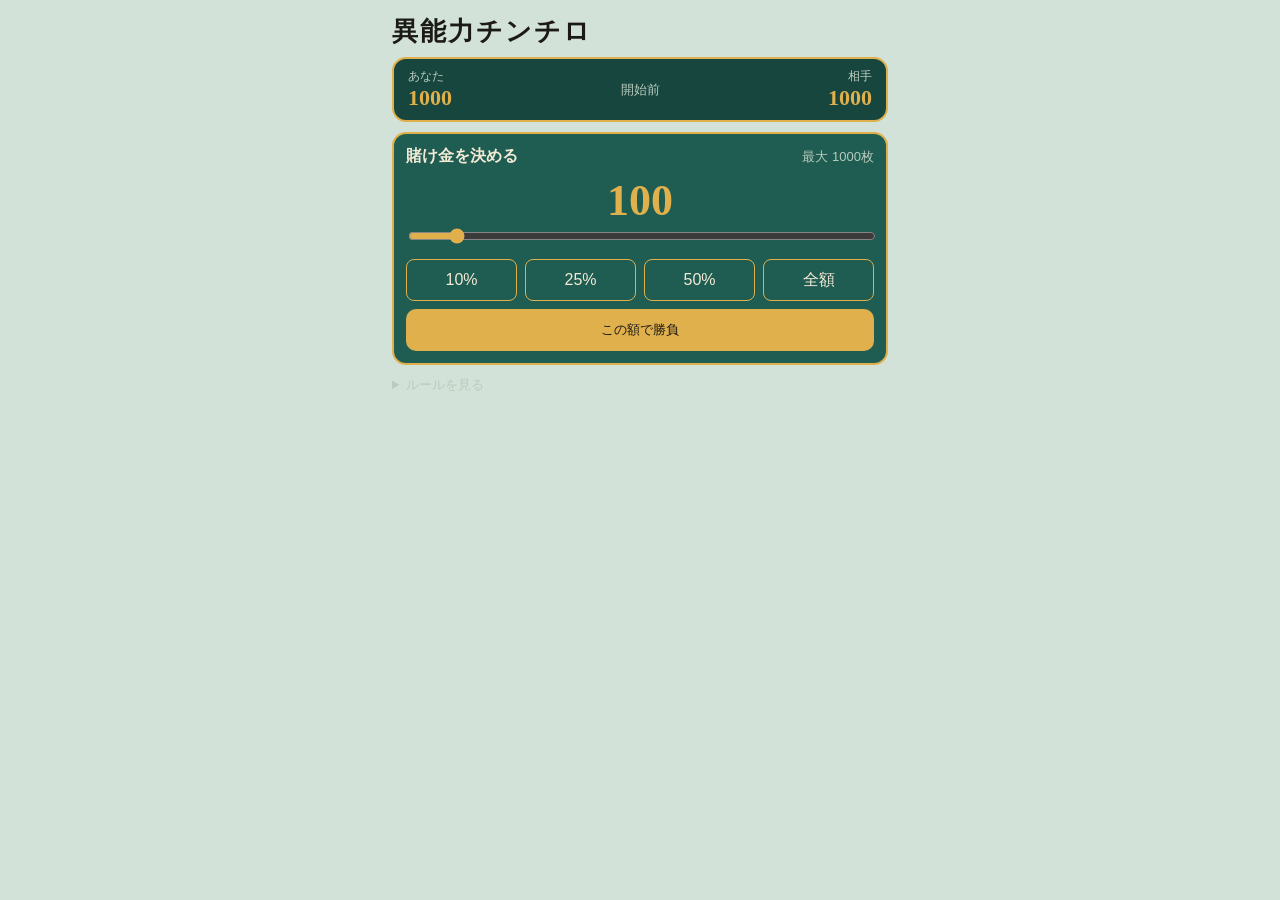
<file: apps/Supernatural_Chinchiro/異能力チンチロ.html>
<!DOCTYPE html>
<html lang="ja">
<head>
<meta charset="utf-8">
<meta name="viewport" content="width=device-width, initial-scale=1, viewport-fit=cover">
<title>異能力チンチロ</title>
<style>
:root{--bg:#d3e2d8;--felt:#1f5c52;--felt2:#17463f;--tx:#f3ead6;--mu:#b9cbbd;--paper:#f3ead6;--ink:#1c1a17;--gold:#e0b04c;--red:#c2412d;--ok:#8be0a4;box-sizing:border-box;padding-top:env(safe-area-inset-top,0px);padding-bottom:env(safe-area-inset-bottom,0px)}
@media (prefers-color-scheme:dark){:root:not([data-theme="light"]){--bg:#08201d;--felt:#14463e;--felt2:#0e332d}}
:root[data-theme="dark"]{--bg:#08201d;--felt:#14463e;--felt2:#0e332d}
html{scroll-padding-top:env(safe-area-inset-top,0px)}
*,*::before,*::after{box-sizing:inherit}
body{margin:0;background:var(--bg);font-family:-apple-system,"Hiragino Sans","Noto Sans JP",sans-serif;color:var(--tx);line-height:1.5}
#app{max-width:520px;margin:0 auto;padding:12px}
h1{font:800 26px/1.2 "Hiragino Mincho ProN","Yu Mincho","Noto Serif JP",serif;margin:4px 0 10px;color:var(--ink);letter-spacing:.08em}
@media (prefers-color-scheme:dark){:root:not([data-theme="light"]) h1{color:var(--paper)}}
:root[data-theme="dark"] h1{color:var(--paper)}
.card{background:var(--felt);border:2px solid var(--gold);border-radius:14px;padding:12px;margin-bottom:10px}
.purses{display:flex;justify-content:space-between;align-items:center;background:var(--felt2);border:2px solid var(--gold);border-radius:14px;padding:8px 14px;margin-bottom:10px}
.purses small{display:block;color:var(--mu);font-size:12px}.purses b{font:700 22px "Hiragino Mincho ProN",serif;color:var(--gold)}
.purses .r{text-align:center;color:var(--mu);font-size:13px}.purses div:last-child{text-align:right}
.hd{display:flex;justify-content:space-between;align-items:baseline;margin-bottom:8px}
.hd span{color:var(--mu);font-size:13px}.hd b{font:700 16px "Hiragino Mincho ProN",serif}
.dice{display:flex;gap:12px;justify-content:center;margin:6px 0 10px}
.die{width:56px;height:56px;border-radius:12px;background:#fff;display:grid;grid-template:repeat(3,1fr)/repeat(3,1fr);padding:8px;box-shadow:0 3px 0 rgba(0,0,0,.35)}
.die i{border-radius:50%;margin:1px}.die i.on{background:#1c1a17}
.die.q{background:var(--felt2);border:2px dashed var(--gold);color:var(--gold);display:flex;align-items:center;justify-content:center;font:700 26px sans-serif}
.shake .die{animation:sh .12s infinite}
@keyframes sh{0%{transform:rotate(-8deg) translateY(0)}50%{transform:rotate(8deg) translateY(-6px)}100%{transform:rotate(-8deg) translateY(0)}}
@media (prefers-reduced-motion:reduce){.shake .die{animation:none}}
.pot{text-align:center;margin:2px 0 10px;font:700 16px "Hiragino Mincho ProN",serif;color:var(--gold)}
.mini{display:flex;gap:8px}.mc{flex:1;background:var(--paper);color:var(--ink);border-radius:8px;padding:6px;text-align:center;font-size:12px;min-height:44px}
.mc.back{background:var(--felt2);color:var(--gold);border:1px dashed var(--gold);font-size:20px;display:flex;align-items:center;justify-content:center}
.mc.used{outline:3px solid var(--red)}.mc b{display:block;font-size:13px}
.ty{display:inline-block;font-size:11px;color:#fff;background:var(--red);border-radius:4px;padding:0 6px}
.abs{display:grid;gap:8px;margin-top:8px}
.ab{text-align:left;background:var(--paper);color:var(--ink);border:0;border-left:8px solid var(--red);border-radius:8px;padding:8px 10px;font:inherit;cursor:pointer}
.ab b{font:700 16px "Hiragino Mincho ProN",serif;margin-left:6px}.ab small{display:block;margin-top:2px;font-size:12px;color:#4a463c}
.ab:disabled{opacity:.45;cursor:default}.ab.used{opacity:1;outline:3px solid var(--gold)}
button:focus-visible,input:focus-visible{outline:3px solid var(--gold);outline-offset:2px}
.row{display:flex;gap:8px;margin:8px 0}
.main{flex:1;background:var(--gold);color:var(--ink);border:0;border-radius:10px;padding:12px;font:700 16px inherit;font-family:inherit;cursor:pointer}
.main.alt{background:var(--red);color:#fff}.main:disabled{opacity:.4;cursor:default}
.ghost{flex:1;background:transparent;color:var(--tx);border:1px solid var(--gold);border-radius:8px;padding:8px;font:inherit;cursor:pointer}
.big{text-align:center;font:800 44px "Hiragino Mincho ProN",serif;color:var(--gold)}
input[type=range]{width:100%;accent-color:var(--gold)}
.res{background:var(--paper);color:var(--ink);border-radius:10px;padding:10px;text-align:center;margin:8px 0}
.res b{font:800 22px "Hiragino Mincho ProN",serif}.res.win b{color:#1f7a3d}.res.lose b{color:var(--red)}.res small{display:block;color:#4a463c}
.log{font-size:13px;color:var(--mu);margin:0;padding-left:18px}.log li:last-child{color:var(--tx)}
details{color:var(--mu);font-size:13px;margin-bottom:10px}summary{cursor:pointer}
</style>
</head>
<body>
<div id="app">
<h1>異能力チンチロ</h1>
<div class="purses" id="pur"></div>
<div id="main"></div>
<div class="card" id="logc"><ol class="log" id="log"></ol></div>
</div>
<script>
(()=>{
const $=s=>document.querySelector(s);
const rd=()=>1+Math.floor(Math.random()*6), r3=()=>[rd(),rd(),rd()];
function ev(d){const[a,b,c]=[...d].sort((x,y)=>x-y);
 if(a==b&&b==c)return a==1?{n:'ピンゾロ',r:100,m:5}:{n:a+'のゾロ目',r:90+a,m:3};
 if(a==4&&b==5&&c==6)return{n:'シゴロ',r:80,m:2};
 if(a==1&&b==2&&c==3)return{n:'ヒフミ',r:0,m:2};
 if(a==b)return{n:c+'の目',r:10+c,m:1};
 if(b==c)return{n:a+'の目',r:10+a,m:1};
 return{n:'目なし',r:5,m:1}}
const sc=d=>ev(d).r, imx=d=>d.indexOf(Math.max(...d)), imn=d=>d.indexOf(Math.min(...d));
const sm=d=>d.reduce((a,b)=>a+b,0);
const best=l=>l.reduce((a,b)=>sc(b)>sc(a)?b:a);
const adopt=(m,nd,ai)=>{if(ai&&sc(nd)<=sc(m.d))return'効果なし';m.d=nd;return'出目が '+nd.join('・')+' になった'};
const A=[
{n:'時間回帰',ty:'時間',ds:'振り直し+2回。役が出ていても振り直せる',ok:m=>sc(m.d)<=13,fn:(m,f,ai)=>{if(ai){m.d=best([m.d,r3(),r3(),r3()]);return'運命をやり直した'}m.max+=2;m.free=1;return'振り直し回数+2'}},
{n:'運命改竄',ty:'操作',ds:'自分の最小の目を5に変える',nd:1,fn:(m,f,ai)=>{const d=[...m.d];d[imn(d)]=5;return adopt(m,d,ai)}},
{n:'反転世界',ty:'反転',ds:'自分の全ダイスを 7−目 に反転する（悪化するなら反転しない）',nd:1,fn:(m,f)=>adopt(m,m.d.map(x=>7-x),1)},
{n:'賭博の悪魔',ty:'賭け',ds:'勝てば配当2倍、負ければ支払い、1.5倍',ok:m=>sc(m.d)>=15,fn:m=>{m.f.gamble=1;return'勝てば2倍・負ければ1.5倍'}},
{n:'鉄壁',ty:'防御',ds:'負けた時の支払いが半額になる',ok:m=>sc(m.d)<=13,fn:m=>{m.f.guard=1;return'敗北時の支払いが半額に'}},
{n:'衰弱の呪い',ty:'妨害',ds:'相手のダイス1つを−1する（役が弱くなる目をランダムに選ぶ）',fn:(m,f)=>{const c=[0,1,2].map(i=>{const d=[...f.d];d[i]=Math.max(1,d[i]-1);return d}).filter(d=>sc(d)<sc(f.d));if(c.length)f.d=c[Math.floor(Math.random()*c.length)];return'相手の出目が弱まった'}},
{n:'封印',ty:'封印',ds:'相手の異能力を封じ、効果を打ち消す',ok:(m,f)=>Object.keys(f.f).length>0,fn:(m,f,ai)=>{if(ai){f.f={};return'相手の異能効果を打ち消した'}f.sealed=1;return'相手の異能力を封じた'}},
{n:'透視',ty:'情報',ds:'相手の出目と異能力を見破り、もう1つ異能力を使える。負け時の支払いも半額',ok:()=>false,fn:(m,f,ai)=>{if(!ai){G.reveal=1;G.used=0;m.f.guard=1}return'相手の手の内が見えた。もう1つ使える（負け時の支払い半額）'}},
{n:'因果干渉',ty:'強制',ds:'相手のダイスを全て振り直させ、悪い方の結果を採用する',ok:(m,f)=>sc(f.d)>sc(m.d),fn:(m,f)=>{const a=r3(),b=r3();f.d=sc(a)<sc(b)?a:b;return'相手のダイスが振り直された'}},
{n:'位置交換',ty:'交換',ds:'自分の最小の目と相手の最大の目を入れ替える',nd:1,ok:(m,f)=>Math.max(...f.d)>Math.min(...m.d),fn:(m,f)=>{const a=[...m.d],b=[...f.d],i=imn(a),j=imx(b);[a[i],b[j]]=[b[j],a[i]];m.d=a;f.d=b;return'目が入れ替わった'}},
{n:'幸運の連鎖',ty:'確率',ds:'3回振り直し、最良の結果を採用する',nd:1,fn:(m,f,ai)=>adopt(m,best([r3(),r3(),r3()]),ai)},
{n:'分身の術',ty:'複製',ds:'同じ目が2つあれば、残りの1つを6に変える',nd:1,fn:m=>{const s=[...m.d].sort((x,y)=>x-y),p=s[0]==s[1]?s[0]:s[1]==s[2]?s[1]:0;if(!p)return'不発（ペアなし）';m.d=[p,p,6];return'ペア＋6の目になった'}},
{n:'再生',ty:'回復',ds:'即座に賭け金の60%を回復する',fn:m=>{const t=Math.round(G.bet*.6);m.m+=t;return'+'+t+'枚'}},
{n:'略奪',ty:'略奪',ds:'相手から賭け金の30%を即座に奪う',fn:(m,f)=>{const t=Math.min(Math.round(G.bet*.3),f.m);f.m-=t;m.m+=t;return t+'枚を奪った'}},
{n:'死に戻り',ty:'保険',ds:'最終役が目なし・ヒフミなら最大3回自動で振り直す',fn:m=>{m.f.ins=1;return'保険を掛けた'}},
{n:'弱体の領域',ty:'弱体',ds:'負けた時の配当倍率が1倍に固定され、さらに支払いが25%減る',ok:m=>sc(m.d)<=13,fn:m=>{m.f.weak=1;return'相手の役が弱体化した'}},
{n:'撤退',ty:'逃走',ds:'このラウンドを無効にし、賭け金を取り戻す',ok:(m)=>sc(m.d)<=11,fn:m=>{m.f.flee=1;return'勝負から離脱した'}},
{n:'概念逆転',ty:'概念',ds:'役の強弱が逆転する。シゴロ以上は逆転せず、逆転勝ちの配当は25%減る',ok:(m,f)=>sc(m.d)<sc(f.d)&&sc(f.d)<80,fn:m=>{m.f.rev=1;return'強弱が反転する'}},
{n:'優先権',ty:'優先',ds:'自分の役を1段階強く扱う。引き分けなら自分の勝ち',fn:m=>{m.f.pri=1;return'引き分けを制する'}},
{n:'第四の賽',ty:'数量',ds:'賭け金の30%を払い、ダイスを1個足して4個から最良の3個を採用する',nd:1,fn:(m,f,ai)=>{m.m-=Math.round(G.bet*.3);const x=[...m.d,rd()];return adopt(m,best([0,1,2,3].map(i=>x.filter((_,k)=>k!=i))),ai)}},
{n:'報復',ty:'反撃',ds:'負けた時、勝った相手から100枚奪い返す',ok:m=>sc(m.d)<=13,fn:m=>{m.f.retal=1;return'反撃の備えをした'}},
{n:'道連れ',ty:'自爆',ds:'負けた時、勝った相手も同額を失う（相手の得は0になる）',ok:m=>sc(m.d)<=12,fn:m=>{m.f.drag=1;return'道連れの覚悟を決めた'}},
{n:'鏡像',ty:'模倣',ds:'相手の出目をそのままコピーする',ok:(m,f)=>sc(f.d)>sc(m.d),fn:(m,f)=>{m.d=[...f.d];return'相手の出目を写し取った'}},
{n:'増幅',ty:'増幅',ds:'勝った時の配当倍率が+1.5される',ok:m=>sc(m.d)>=14,fn:m=>{m.f.amp=1;return'勝利の配当が増幅する'}},
{n:'ジャミング',ty:'干渉',ds:'相手の異能力が75%の確率で不発になる',ok:()=>false,fn:m=>{m.f.jam=1;return'相手の異能力に妨害をかけた'}},
{n:'ルール改竄',ty:'メタ',ds:'今回の勝敗を役ではなく「出目の合計」で決める。ゲームそのもののルールを書き換える',ok:(m,f)=>sm(m.d)>sm(f.d)&&sc(m.d)<=sc(f.d),fn:m=>{G.rule=1;return'勝敗のルールが「出目の合計勝負」に書き換わった'}}
];
const pick=()=>{const a=A.map((_,i)=>i);for(let i=a.length-1;i>0;i--){const j=Math.floor(Math.random()*(i+1));[a[i],a[j]]=[a[j],a[i]]}return a.slice(0,3).map(i=>A[i])};
const P={m:1000},E={m:1000};
const G={rule:0,round:0,ph:'bet',bet:100,log:[],reveal:0,anim:0,res:null,used:0};
const log=s=>G.log.push(s);
const caps=()=>{const c=Math.min(P.m,E.m);return[Math.min(10,c),c]};
const canRoll=()=>G.ph==='play'&&!G.anim&&P.t<P.max&&(!P.d||sc(P.d)===5||P.free);
const canShow=()=>G.ph==='play'&&!G.anim&&P.d&&(sc(P.d)!==5||P.t>=P.max);
function start(){const[lo,c]=caps();G.bet=Math.max(lo,Math.min(G.bet,c));G.round++;G.reveal=0;G.used=0;G.res=null;G.rule=0;
 [P,E].forEach(s=>Object.assign(s,{d:null,t:0,max:3,free:0,f:{},sealed:0,used:-1}));
 P.ab=pick();E.ab=pick();P.us=[];
 do{E.d=r3();E.t++}while(sc(E.d)===5&&E.t<E.max);
 G.ph='play';G.log=['ラウンド'+G.round+'開始。賭け金 '+G.bet+'枚。相手はすでに振り終えている'];render()}
function roll(){if(!canRoll())return;G.anim=1;render();
 setTimeout(()=>{G.anim=0;P.d=r3();P.t++;log('あなたの出目 '+P.d.join('・')+' → '+ev(P.d).n);render()},500)}
function use(i){const a=P.ab[i];if(G.ph!=='play'||G.used||G.anim||P.us.includes(i)||(a.nd&&!P.d))return;
 G.used=1;P.used=i;P.us.push(i);log('あなたの異能「'+a.n+'」！ '+a.fn(P,E,false));
 if(a.n==='撤退')return end({v:1,t:'あなたは勝負から離脱した'});render()}
function end(r){G.res=r;G.ph=(P.m<=0||E.m<=0)?'over':'result';render()}
function show(){if(!canShow())return;G.ph='result';
 const c=E.ab.filter(a=>!a.ok||a.ok(E,P));
 if(E.sealed)log('相手の異能力は封印された！');
 else if(P.f.jam&&Math.random()<.75)log('相手の異能力はジャミングで不発に終わった');
 else if(c.length&&Math.random()<.95){const a=c[Math.floor(Math.random()*c.length)];E.used=E.ab.indexOf(a);log('相手の異能「'+a.n+'」！ '+a.fn(E,P,true))}
 else log('相手は異能力を使わなかった');
 [P,E].forEach(s=>{if(s.f.ins&&sc(s.d)<=5){let t=0;while(sc(s.d)<=5&&t++<3)s.d=r3();log((s===P?'あなた':'相手')+'の保険が発動 → '+s.d.join('・'))}});
 if(E.f.flee)return end({v:1,t:'相手が勝負から離脱した'});
 const pr=ev(P.d),er=ev(E.d),rev=!!P.f.rev!==!!E.f.rev;
 let c2=G.rule?Math.sign(sm(P.d)-sm(E.d)):Math.sign(pr.r+(P.f.pri?1.5:0)-er.r-(E.f.pri?1.5:0));if(rev&&(G.rule||(pr.r<80&&er.r<80)))c2=-c2;
 if(!c2){if(P.f.pri&&!E.f.pri)c2=1;else if(E.f.pri&&!P.f.pri)c2=-1}
 if(!c2)return end({d:1,pr,er,rule:G.rule,ps:sm(P.d),es:sm(E.d)});
 const W=c2>0?P:E,L=c2>0?E:P,wr=c2>0?pr:er,lr=c2>0?er:pr;
 let mul=Math.max(wr.m,lr.r===0?2:1);if(W.f.amp)mul+=1.5;if(L.f.weak)mul=1;if(W.f.cap2)mul=Math.min(mul,2);
 let amt=Math.round(G.bet*mul*(W.f.gamble?2:1)*(L.f.gamble?1.5:1));
 if(L.f.guard)amt=Math.floor(amt/2);if(L.f.weak)amt=Math.floor(amt*.75);if(rev&&W.f.rev)amt=Math.floor(amt*.75);
 amt=Math.min(amt,L.m);L.m-=amt;W.m+=amt;if(L.f.retal){const t=Math.min(100,W.m);W.m-=t;L.m+=t;log((L===P?'あなた':'相手')+'の報復！ '+t+'枚を奪い返した')}if(L.f.drag){const t=Math.min(amt,W.m);W.m-=t;log((L===P?'あなた':'相手')+'の道連れ！ 勝者も'+t+'枚を失った')}
 end({w:W===P?'p':'e',amt,mul,pr,er,rev,rule:G.rule,ps:sm(P.d),es:sm(E.d)})}
const PIP={1:[4],2:[0,8],3:[0,4,8],4:[0,2,6,8],5:[0,2,4,6,8],6:[0,2,3,5,6,8]};
const die=v=>v?'<div class="die">'+[...Array(9)].map((_,i)=>'<i class="'+(PIP[v].includes(i)?'on':'')+'"></i>').join('')+'</div>':'<div class="die q">?</div>';
const dice=(d,hide,an)=>'<div class="dice'+(an?' shake':'')+'">'+(d?d:[0,0,0]).map(v=>die(hide?0:an?rd():v)).join('')+'</div>';
const RN=r=>'あなた '+r.pr.n+(r.rule?'（合計'+r.ps+'）':'')+' / 相手 '+r.er.n+(r.rule?'（合計'+r.es+'）':'');
const RULES='<details><summary>ルールを見る</summary><p>3つのサイコロを最大3回まで振って役で勝負。強さは ピンゾロ(5倍) ＞ ゾロ目(3倍) ＞ シゴロ456(2倍) ＞ 出目(ペア以外の1つの目・1倍) ＞ 目なし ＞ ヒフミ123(負けると2倍払い)。毎ラウンド、26種の異能力からランダムに3つが配られ、使えるのは1つだけ。相手も別の3つを持ち、1つ使ってくる。相手の出目は伏せられているので、情報を集めて異能力を選ぼう。どちらかの所持金がなくなると終了。</p></details>';
function render(){
 const rv=G.ph==='result'||G.ph==='over'||G.reveal;
 $('#pur').innerHTML='<div><small>あなた</small><b>'+P.m+'</b></div><div class="r">'+(G.round?'ラウンド '+G.round:'開始前')+'</div><div><small>相手</small><b>'+E.m+'</b></div>';
 $('#logc').style.display=G.log.length?'':'none';
 $('#log').innerHTML=G.log.slice(-7).map(s=>'<li>'+s+'</li>').join('');
 const M=$('#main');
 if(G.ph==='bet'){const[lo,c]=caps();G.bet=Math.max(lo,Math.min(G.bet,c));
  M.innerHTML='<div class="card"><div class="hd"><b>賭け金を決める</b><span>最大 '+c+'枚</span></div><div class="big" id="bv">'+G.bet+'</div><input type="range" id="bs" min="'+lo+'" max="'+c+'" value="'+G.bet+'" aria-label="賭け金"><div class="row">'+[['10%',.1],['25%',.25],['50%',.5],['全額',1]].map(x=>'<button class="ghost" data-q="'+x[1]+'">'+x[0]+'</button>').join('')+'</div><button class="main" style="width:100%" data-a="start">この額で勝負</button></div>'+RULES;return}
 const res=G.res;let rh='';
 if(res){if(res.v)rh='<div class="res"><b>ノーゲーム</b><small>'+res.t+'。賭け金は動かない</small></div>';
  else if(res.d)rh='<div class="res"><b>引き分け</b><small>'+RN(res)+'</small></div>';
  else{const w=res.w==='p';rh='<div class="res '+(w?'win':'lose')+'"><b>'+(w?'勝利 +':'敗北 −')+res.amt+'枚</b><small>'+RN(res)+'（配当 '+res.mul+'倍'+(res.rev?'・強弱逆転':'')+'）</small></div>'}}
 if(G.ph==='over')rh+='<div class="res"><b>'+(E.m<=0?'相手を破産させた！':'所持金が尽きた…')+'</b></div>';
 const eAb=E.ab.map((a,i)=>rv?'<div class="mc'+(E.used===i?' used':'')+'"><b>'+a.n+'</b><span class="ty">'+a.ty+'</span></div>':'<div class="mc back">？</div>').join('');
 const pAb=P.ab.map((a,i)=>{const dis=G.ph!=='play'||G.used||G.anim||P.us.includes(i)||(a.nd&&!P.d);return'<button class="ab'+(P.us.includes(i)?' used':'')+'" data-i="'+i+'"'+(dis?' disabled':'')+'><span class="ty">'+a.ty+'</span><b>'+a.n+'</b><small>'+a.ds+(a.nd&&!P.d?'（出目が出てから使える）':'')+'</small></button>'}).join('');
 let btn='';
 if(G.ph==='play')btn='<div class="row"><button class="main" data-a="roll"'+(canRoll()?'':' disabled')+'>サイコロを振る</button><button class="main alt" data-a="show"'+(canShow()?'':' disabled')+'>勝負する</button></div>';
 else btn='<div class="row"><button class="main" data-a="'+(G.ph==='over'?'reset':'next')+'">'+(G.ph==='over'?'最初からやり直す':'次のラウンドへ')+'</button></div>';
 M.innerHTML='<div class="card"><div class="hd"><b>対戦相手</b><span>'+(rv?'出目：'+ev(E.d).n:'出目は伏せられている')+'</span></div>'+dice(E.d,!rv)+'<div class="mini">'+eAb+'</div></div>'
 +'<div class="pot">賭け金 '+G.bet+'枚'+(G.rule?'　※出目の合計で勝負':'')+'</div>'+rh
 +'<div class="card"><div class="hd"><b>あなた</b><span>'+(P.d?ev(P.d).n+'　':'')+'振り '+P.t+'/'+P.max+'</span></div>'+dice(P.d,false,G.anim)+btn
 +'<div class="hd" style="margin-top:6px"><b>異能力</b><span>1ラウンドに1回だけ使える</span></div><div class="abs">'+pAb+'</div></div>'}
$('#main').addEventListener('click',e=>{const b=e.target.closest('button');if(!b||b.disabled)return;const d=b.dataset;
 if(d.a==='start')start();else if(d.a==='roll')roll();else if(d.a==='show')show();
 else if(d.a==='next'){G.ph='bet';render()}
 else if(d.a==='reset'){P.m=E.m=1000;G.round=0;G.log=[];G.ph='bet';render()}
 else if(d.q){const[lo]=caps();G.bet=Math.max(lo,Math.round(caps()[1]*+d.q));render()}
 else if(d.i!==undefined)use(+d.i)});
$('#main').addEventListener('input',e=>{if(e.target.id==='bs'){G.bet=+e.target.value;$('#bv').textContent=G.bet}});
render();
})();
</script>
</body>
</html>
</file>
<file: style.css>
:root {
  --bg: #f7f7fb;
  --surface: #ffffff;
  --text: #1c1c28;
  --muted: #6b6b80;
  --border: #e4e4ee;
  --accent: #6366f1;
  --accent-text: #ffffff;
  --shadow: 0 2px 10px rgba(20, 20, 50, 0.06);
  --shadow-hover: 0 10px 28px rgba(20, 20, 50, 0.14);
}

@media (prefers-color-scheme: dark) {
  :root {
    --bg: #12121a;
    --surface: #1c1c27;
    --text: #ececf4;
    --muted: #9a9ab0;
    --border: #2c2c3a;
    --accent: #818cf8;
    --accent-text: #12121a;
    --shadow: 0 2px 10px rgba(0, 0, 0, 0.3);
    --shadow-hover: 0 10px 28px rgba(0, 0, 0, 0.5);
  }
}

* { box-sizing: border-box; }

body {
  margin: 0;
  background: var(--bg);
  color: var(--text);
  font-family: system-ui, -apple-system, "Hiragino Sans", "Noto Sans JP", sans-serif;
  line-height: 1.6;
}

.container {
  max-width: 1100px;
  margin: 0 auto;
  padding: 0 16px;
}

/* ---------- ヘッダー ---------- */
.site-header { padding: 48px 0 24px; }
.site-title {
  margin: 0;
  font-size: clamp(28px, 6vw, 44px);
  letter-spacing: -0.02em;
}
.site-lead { margin: 8px 0 0; color: var(--muted); }

/* ---------- 絞り込みバー（上に固定） ---------- */
.filter-bar {
  position: sticky;
  top: 0;
  z-index: 10;
  background: color-mix(in srgb, var(--bg) 85%, transparent);
  backdrop-filter: blur(8px);
  border-bottom: 1px solid var(--border);
  padding: 12px 0;
  margin-bottom: 24px;
}
.filter-inner {
  display: flex;
  align-items: center;
  justify-content: space-between;
  gap: 12px;
  flex-wrap: wrap;
}
.filter-buttons { display: flex; gap: 8px; flex-wrap: wrap; }
.filter-btn {
  border: 1px solid var(--border);
  background: var(--surface);
  color: var(--text);
  padding: 8px 18px;
  border-radius: 999px;
  font-size: 15px;
  cursor: pointer;
  transition: background 0.15s, color 0.15s, border-color 0.15s;
}
.filter-btn:hover { border-color: var(--accent); }
.filter-btn.is-active {
  background: var(--accent);
  border-color: var(--accent);
  color: var(--accent-text);
}
.result-count { color: var(--muted); font-size: 14px; }

/* ---------- カード一覧 ---------- */
.app-grid {
  display: grid;
  grid-template-columns: repeat(auto-fill, minmax(260px, 1fr));
  gap: 20px;
  padding-bottom: 48px;
}

.app-card {
  display: flex;
  flex-direction: column;
  background: var(--surface);
  border: 1px solid var(--border);
  border-radius: 16px;
  overflow: hidden;
  color: inherit;
  text-decoration: none;
  box-shadow: var(--shadow);
  transition: transform 0.18s, box-shadow 0.18s;
}
.app-card:hover,
.app-card:focus-visible {
  transform: translateY(-4px);
  box-shadow: var(--shadow-hover);
}

.app-thumb {
  aspect-ratio: 16 / 10;
  display: grid;
  place-items: center;
  font-size: 64px;
  overflow: hidden;
}
.app-thumb img {
  width: 100%;
  height: 100%;
  object-fit: cover;
}

.app-body { padding: 16px; display: flex; flex-direction: column; gap: 8px; flex: 1; }
.app-title { margin: 0; font-size: 18px; }
.app-desc { margin: 0; color: var(--muted); font-size: 14px; flex: 1; }

.app-meta {
  display: flex;
  align-items: center;
  justify-content: space-between;
  gap: 8px;
  flex-wrap: wrap;
  font-size: 13px;
}
.app-author { color: var(--muted); }
.badges { display: flex; gap: 6px; flex-wrap: wrap; }
.badge {
  border: 1px solid var(--border);
  border-radius: 6px;
  padding: 2px 8px;
  font-size: 12px;
  white-space: nowrap;
}

.empty { text-align: center; color: var(--muted); padding: 48px 0; }

.site-footer {
  border-top: 1px solid var(--border);
  padding: 20px 0;
  color: var(--muted);
  font-size: 13px;
  text-align: center;
}
</file>
